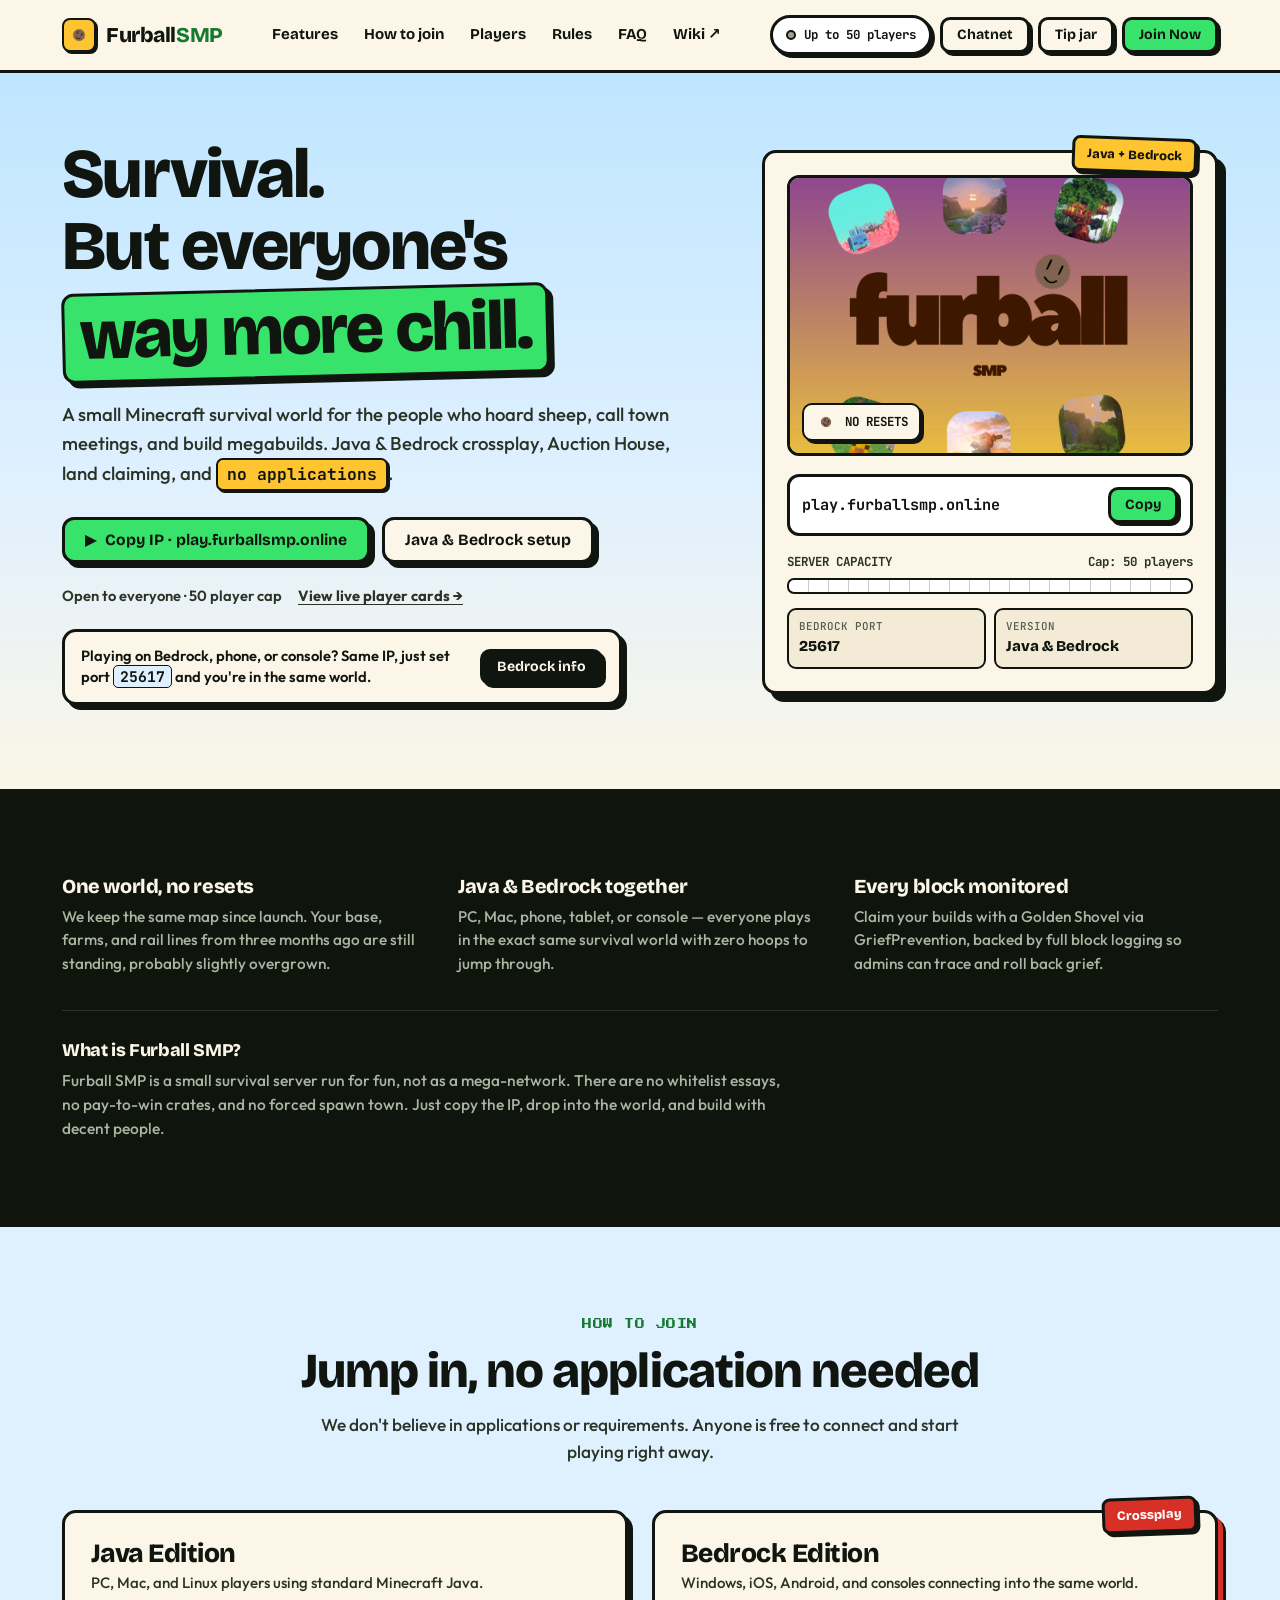
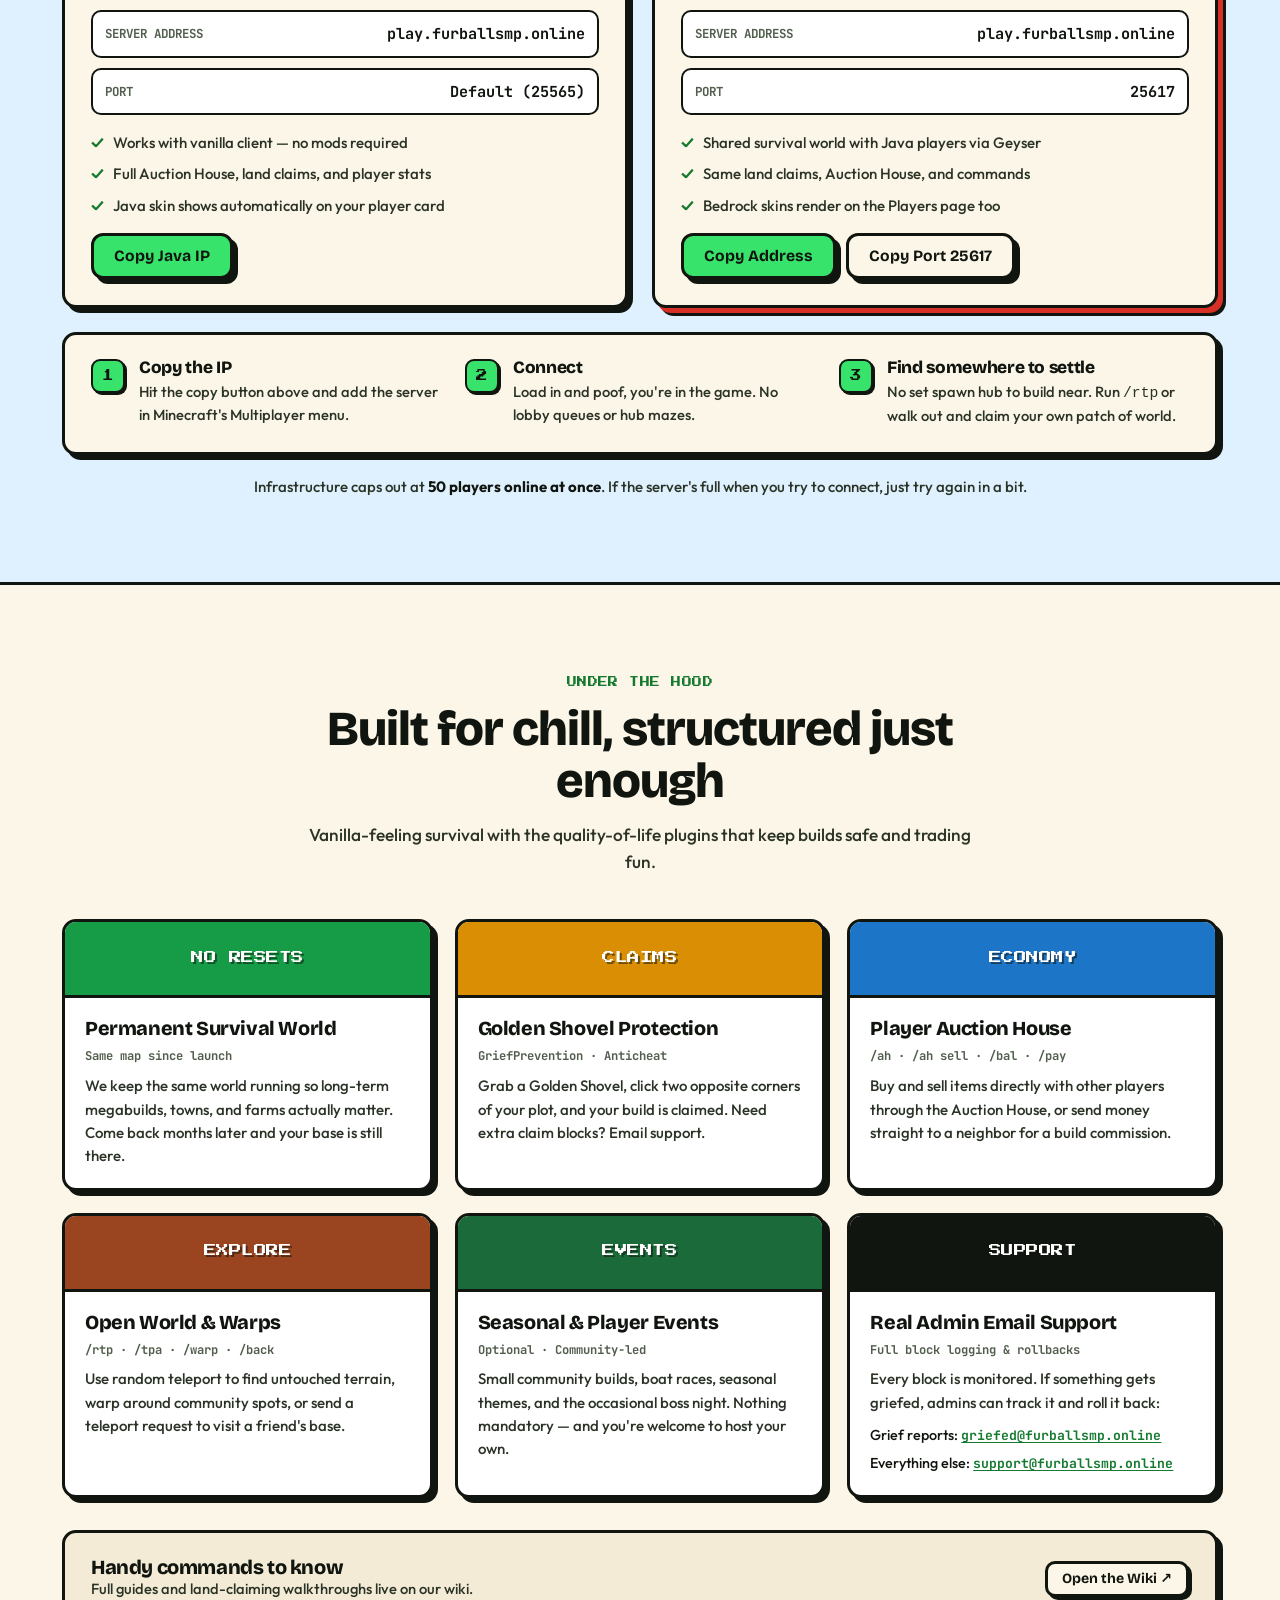
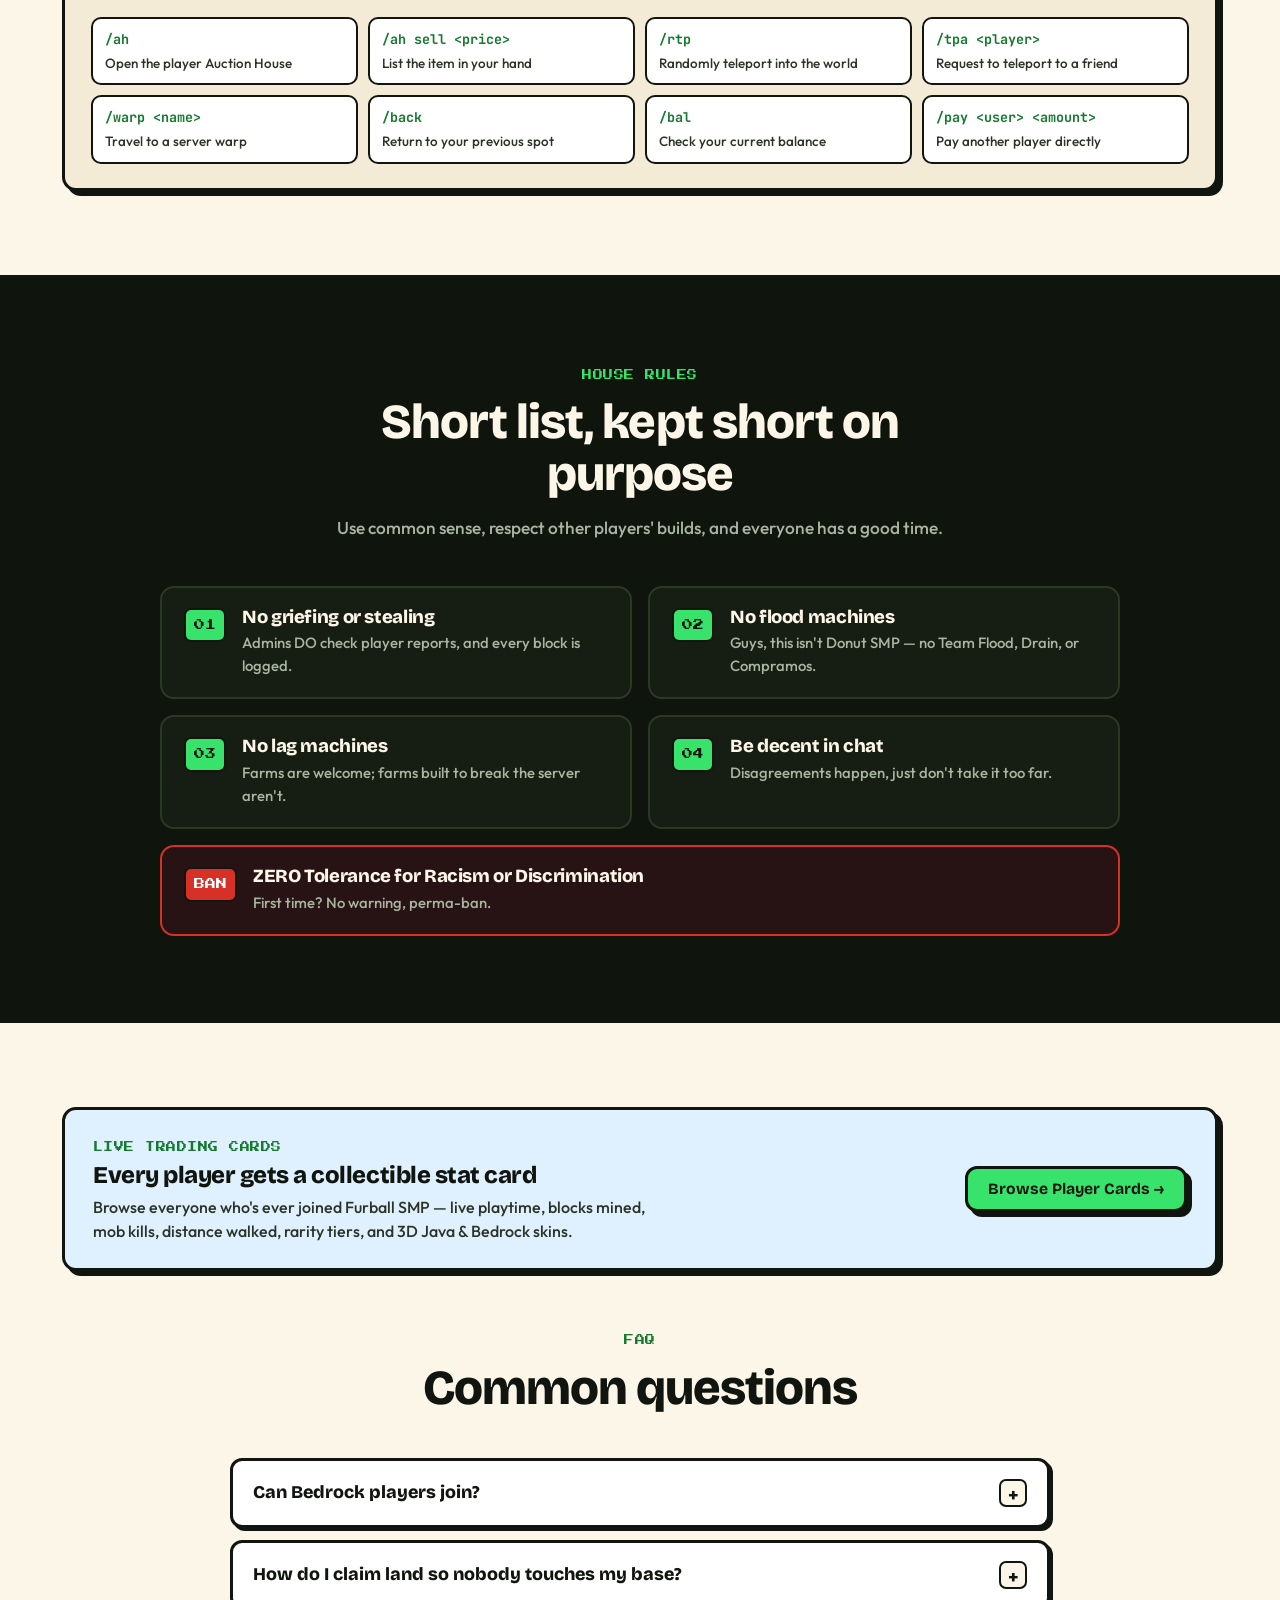
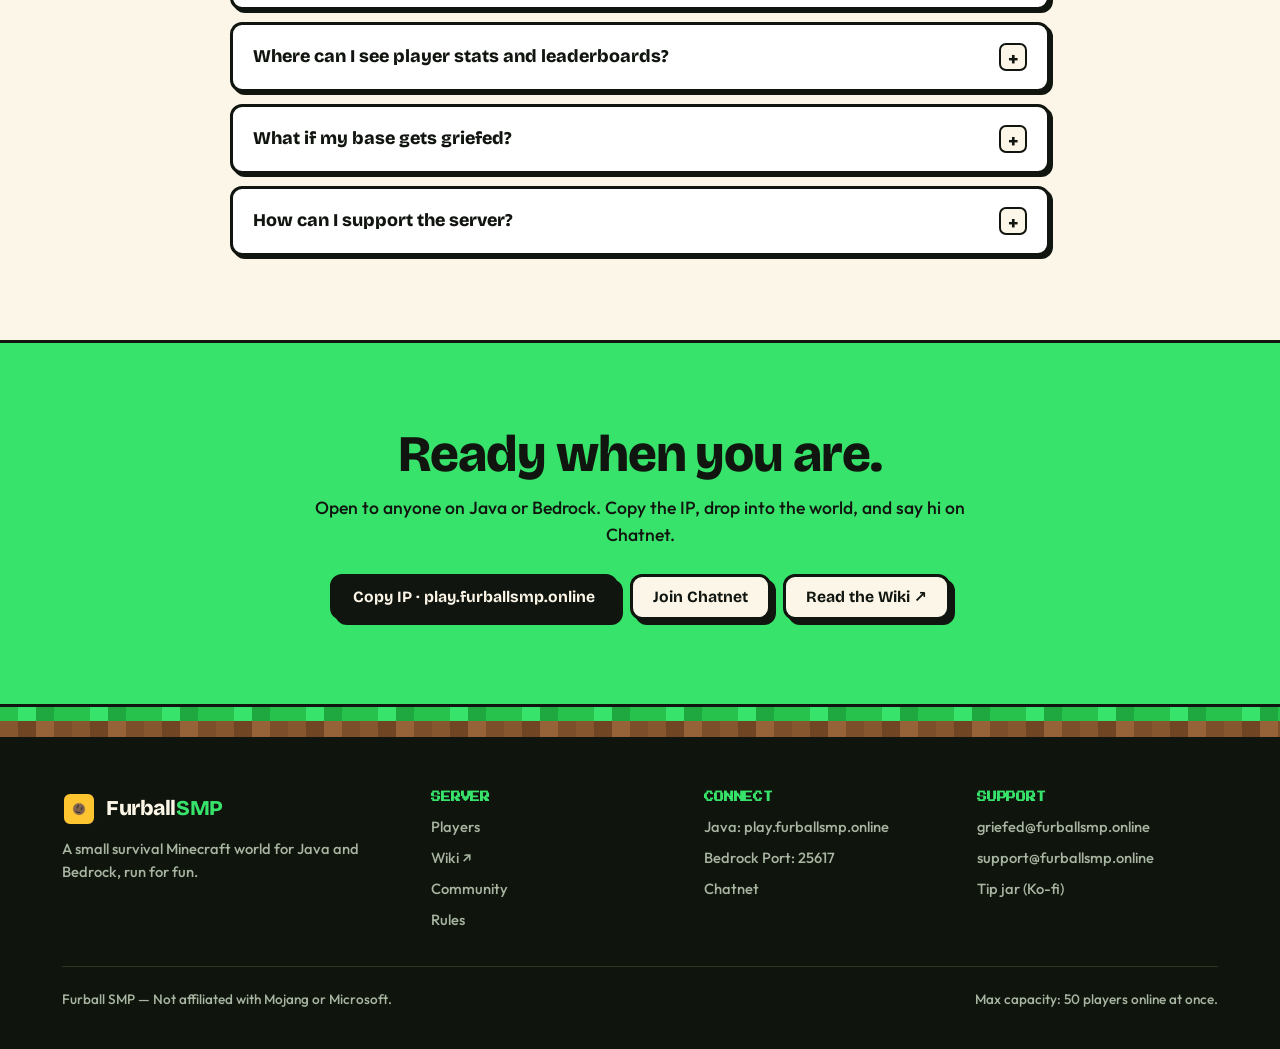
<file: index.html>
<!DOCTYPE html>
<html lang="en">
<head>
  <!-- Start cookieyes banner -->
  <script id="cookieyes" type="text/javascript" src="https://cdn-cookieyes.com/client_data/4ee765c4c6164ca77c178e3ea2cd31cd/script.js"></script>
  <!-- End cookieyes banner -->
  <script type="text/javascript">
    (function(c,l,a,r,i,t,y){
        c[a]=c[a]||function(){(c[a].q=c[a].q||[]).push(arguments)};
        t=l.createElement(r);t.async=1;t.src="https://www.clarity.ms/tag/"+i;
        y=l.getElementsByTagName(r)[0];y.parentNode.insertBefore(t,y);
    })(window, document, "clarity", "script", "z7xpu93rh3");
  </script>
  <meta charset="utf-8">
  <meta name="viewport" content="width=device-width, initial-scale=1">
  <meta name="theme-color" content="#fbf6e7">
  <title>Furball SMP — Java &amp; Bedrock Survival Minecraft Server</title>
  <meta name="description" content="Furball SMP is a small survival Minecraft community for Java and Bedrock players. No applications, no resets, GriefPrevention, Auction House, and room for 50 players.">
  <link rel="icon" type="image/png" href="furballlogo.png">
  <link rel="preconnect" href="https://fonts.googleapis.com">
  <link rel="preconnect" href="https://fonts.gstatic.com" crossorigin>
  <link href="https://fonts.googleapis.com/css2?family=Bricolage+Grotesque:wght@600;700;800&family=JetBrains+Mono:wght@500;700&family=Outfit:wght@400;500;600;700&family=Press+Start+2P&display=swap" rel="stylesheet">
  <link rel="stylesheet" href="style.css">
</head>
<body>

  <!-- Sticky Navbar -->
  <header class="navbar">
    <div class="wrap nav-inner">
      <a class="brand" href="index.html">
        <span class="brand-mark"><img src="furballlogo.png" alt=""></span>
        <span>Furball<span class="brand-accent">SMP</span></span>
      </a>

      <nav class="nav-links" aria-label="Main navigation">
        <a href="#features">Features</a>
        <a href="#join">How to join</a>
        <a href="players.html">Players</a>
        <a href="#rules">Rules</a>
        <a href="#faq">FAQ</a>
        <a href="https://wiki.furballsmp.online" target="_blank" rel="noopener">Wiki ↗</a>
      </nav>

      <div class="nav-actions">
        <button class="status-pill" type="button" data-copy="play.furballsmp.online" title="Click to copy play.furballsmp.online">
          <span class="status-dot" data-status-dot aria-hidden="true"></span>
          <span class="copy-label" data-status-text>Checking...</span>
        </button>
        <a class="btn btn-sm hide-mobile" href="https://chatnet.furballsmp.online/invite/yp4Awq-RQ_iG6f9rEPA7DqXN2U3V8ySU" target="_blank" rel="noopener">Chatnet</a>
        <a class="btn btn-sm hide-mobile" href="tip.html">Tip jar</a>
        <a class="btn btn-sm btn-primary hide-mobile" href="#join">Join Now</a>
        <button class="nav-toggle" type="button" data-nav-toggle aria-expanded="false" aria-controls="mobileDrawer" aria-label="Open menu">
          <svg width="20" height="20" viewBox="0 0 24 24" fill="none" stroke="currentColor" stroke-width="2.6" stroke-linecap="round">
            <line x1="3" y1="6" x2="21" y2="6"></line>
            <line x1="3" y1="12" x2="21" y2="12"></line>
            <line x1="3" y1="18" x2="21" y2="18"></line>
          </svg>
        </button>
      </div>
    </div>

    <div class="mobile-drawer" id="mobileDrawer">
      <div class="mobile-drawer-links">
        <a href="#features">Features</a>
        <a href="#join">How to join</a>
        <a href="players.html">Players</a>
        <a href="community.html">Community</a>
        <a href="#rules">Rules</a>
        <a href="#faq">FAQ</a>
        <a href="https://wiki.furballsmp.online" target="_blank" rel="noopener">Wiki ↗</a>
      </div>
      <div class="mobile-drawer-actions">
        <a class="btn btn-sm btn-primary" href="#join">Join Now</a>
        <a class="btn btn-sm" href="https://chatnet.furballsmp.online/invite/yp4Awq-RQ_iG6f9rEPA7DqXN2U3V8ySU" target="_blank" rel="noopener">Chatnet</a>
        <a class="btn btn-sm" href="tip.html">Tip jar</a>
      </div>
    </div>
  </header>

  <main>

    <!-- Band 1: Sky Hero -->
    <section class="band band-hero">
      <div class="wrap hero-grid">
        <div>
          <h1 class="hero-title">
            Survival.<br>
            But everyone's<br>
            <span class="hero-highlight">way more chill.</span>
          </h1>
          <p class="hero-sub">
            A small Minecraft survival world for the people who hoard sheep, call town meetings, and build megabuilds. Java &amp; Bedrock crossplay, Auction House, land claiming, and <span class="inline-pill">no applications</span>.
          </p>

          <div class="hero-ctas">
            <button class="btn btn-primary" type="button" data-copy="play.furballsmp.online">
              <span aria-hidden="true">▶</span>
              <span class="copy-label">Copy IP · play.furballsmp.online</span>
            </button>
            <a class="btn" href="#join">Java &amp; Bedrock setup</a>
          </div>

          <div class="hero-meta-line">
            <span>Open to everyone · 50 player cap</span>
            <a href="players.html">View live player cards →</a>
          </div>

          <div class="hero-callout">
            <p>Playing on Bedrock, phone, or console? Same IP, just set port <code>25617</code> and you're in the same world.</p>
            <a class="btn btn-sm btn-dark" href="#join">Bedrock info</a>
          </div>
        </div>

        <!-- Hero Right: Server Status & Mascot Showcase Card -->
        <aside class="hero-card" aria-label="Live server summary">
          <span class="ribbon">Java + Bedrock</span>
          <div class="hero-mascot-stage">
            <img src="furball.png" alt="Furball SMP world snapshots and logo">
            <div class="mascot-badge">
              <img src="furballlogo.png" alt="">
              <span>NO RESETS</span>
            </div>
          </div>

          <div class="ip-box">
            <code>play.furballsmp.online</code>
            <button class="btn btn-sm btn-primary" type="button" data-copy="play.furballsmp.online">
              <span class="copy-label">Copy</span>
            </button>
          </div>

          <div class="meter-head">
            <span>SERVER CAPACITY</span>
            <span data-meter-count>Checking live status...</span>
          </div>
          <div class="meter" data-capacity-meter aria-hidden="true"></div>

          <div class="hero-card-specs">
            <div class="spec-chip">
              <small>Bedrock Port</small>
              <strong>25617</strong>
            </div>
            <div class="spec-chip">
              <small>Version</small>
              <strong data-version-text>Java &amp; Bedrock</strong>
            </div>
          </div>
        </aside>
      </div>
    </section>

    <!-- Band 2: Dark Trust & Story Strip -->
    <section class="band band-dark" aria-label="What makes Furball SMP different">
      <div class="wrap">
        <div class="trust-grid">
          <div class="trust-item">
            <h3>One world, no resets</h3>
            <p>We keep the same map since launch. Your base, farms, and rail lines from three months ago are still standing, probably slightly overgrown.</p>
          </div>
          <div class="trust-item">
            <h3>Java &amp; Bedrock together</h3>
            <p>PC, Mac, phone, tablet, or console — everyone plays in the exact same survival world with zero hoops to jump through.</p>
          </div>
          <div class="trust-item">
            <h3>Every block monitored</h3>
            <p>Claim your builds with a Golden Shovel via GriefPrevention, backed by full block logging so admins can trace and roll back grief.</p>
          </div>
        </div>

        <hr class="trust-divider">

        <div class="founder-note">
          <h3>What is Furball SMP?</h3>
          <p>Furball SMP is a small survival server run for fun, not as a mega-network. There are no whitelist essays, no pay-to-win crates, and no forced spawn town. Just copy the IP, drop into the world, and build with decent people.</p>
        </div>
      </div>
    </section>

    <!-- Band 3: How to Join (Soft Sky Band) -->
    <section class="band band-sky" id="join">
      <div class="wrap">
        <div class="sec-head">
          <span class="kicker">How to join</span>
          <h2>Jump in, no application needed</h2>
          <p>We don't believe in applications or requirements. Anyone is free to connect and start playing right away.</p>
        </div>

        <div class="join-cards">
          <!-- Java Card -->
          <article class="join-card">
            <div class="join-card-top">
              <h3>Java Edition</h3>
              <p>PC, Mac, and Linux players using standard Minecraft Java.</p>
            </div>

            <div class="kv-list">
              <div class="kv-row">
                <span>Server Address</span>
                <code>play.furballsmp.online</code>
              </div>
              <div class="kv-row">
                <span>Port</span>
                <code>Default (25565)</code>
              </div>
            </div>

            <ul class="check-list">
              <li>Works with vanilla client — no mods required</li>
              <li>Full Auction House, land claims, and player stats</li>
              <li>Java skin shows automatically on your player card</li>
            </ul>

            <div class="join-card-actions">
              <button class="btn btn-primary" type="button" data-copy="play.furballsmp.online">
                <span class="copy-label">Copy Java IP</span>
              </button>
            </div>
          </article>

          <!-- Bedrock Card -->
          <article class="join-card featured">
            <span class="ribbon ribbon-red">Crossplay</span>
            <div class="join-card-top">
              <h3>Bedrock Edition</h3>
              <p>Windows, iOS, Android, and consoles connecting into the same world.</p>
            </div>

            <div class="kv-list">
              <div class="kv-row">
                <span>Server Address</span>
                <code>play.furballsmp.online</code>
              </div>
              <div class="kv-row">
                <span>Port</span>
                <code>25617</code>
              </div>
            </div>

            <ul class="check-list">
              <li>Shared survival world with Java players via Geyser</li>
              <li>Same land claims, Auction House, and commands</li>
              <li>Bedrock skins render on the Players page too</li>
            </ul>

            <div class="join-card-actions">
              <button class="btn btn-primary" type="button" data-copy="play.furballsmp.online">
                <span class="copy-label">Copy Address</span>
              </button>
              <button class="btn" type="button" data-copy="25617">
                <span class="copy-label">Copy Port 25617</span>
              </button>
            </div>
          </article>
        </div>

        <div class="steps-card">
          <ol class="steps-grid">
            <li>
              <span class="step-num">1</span>
              <div>
                <h4>Copy the IP</h4>
                <p>Hit the copy button above and add the server in Minecraft's Multiplayer menu.</p>
              </div>
            </li>
            <li>
              <span class="step-num">2</span>
              <div>
                <h4>Connect</h4>
                <p>Load in and poof, you're in the game. No lobby queues or hub mazes.</p>
              </div>
            </li>
            <li>
              <span class="step-num">3</span>
              <div>
                <h4>Find somewhere to settle</h4>
                <p>No set spawn hub to build near. Run <code>/rtp</code> or walk out and claim your own patch of world.</p>
              </div>
            </li>
          </ol>
        </div>

        <p class="cap-note">
          Infrastructure caps out at <strong>50 players online at once</strong>. If the server's full when you try to connect, just try again in a bit.
        </p>
      </div>
    </section>

    <!-- Band 4: Under the Hood / Features & Commands (Warm Paper) -->
    <section class="band band-paper" id="features">
      <div class="wrap">
        <div class="sec-head">
          <span class="kicker">Under the hood</span>
          <h2>Built for chill, structured just enough</h2>
          <p>Vanilla-feeling survival with the quality-of-life plugins that keep builds safe and trading fun.</p>
        </div>

        <div class="feature-grid">
          <article class="f-card">
            <div class="f-head bg-green"><span>NO RESETS</span></div>
            <div class="f-body">
              <h3>Permanent Survival World</h3>
              <div class="f-meta">Same map since launch</div>
              <p>We keep the same world running so long-term megabuilds, towns, and farms actually matter. Come back months later and your base is still there.</p>
            </div>
          </article>

          <article class="f-card">
            <div class="f-head bg-gold"><span>CLAIMS</span></div>
            <div class="f-body">
              <h3>Golden Shovel Protection</h3>
              <div class="f-meta">GriefPrevention · Anticheat</div>
              <p>Grab a Golden Shovel, click two opposite corners of your plot, and your build is claimed. Need extra claim blocks? Email support.</p>
            </div>
          </article>

          <article class="f-card">
            <div class="f-head bg-sky"><span>ECONOMY</span></div>
            <div class="f-body">
              <h3>Player Auction House</h3>
              <div class="f-meta">/ah · /ah sell · /bal · /pay</div>
              <p>Buy and sell items directly with other players through the Auction House, or send money straight to a neighbor for a build commission.</p>
            </div>
          </article>

          <article class="f-card">
            <div class="f-head bg-dirt"><span>EXPLORE</span></div>
            <div class="f-body">
              <h3>Open World &amp; Warps</h3>
              <div class="f-meta">/rtp · /tpa · /warp · /back</div>
              <p>Use random teleport to find untouched terrain, warp around community spots, or send a teleport request to visit a friend's base.</p>
            </div>
          </article>

          <article class="f-card">
            <div class="f-head bg-forest"><span>EVENTS</span></div>
            <div class="f-body">
              <h3>Seasonal &amp; Player Events</h3>
              <div class="f-meta">Optional · Community-led</div>
              <p>Small community builds, boat races, seasonal themes, and the occasional boss night. Nothing mandatory — and you're welcome to host your own.</p>
            </div>
          </article>

          <article class="f-card">
            <div class="f-head bg-ink"><span>SUPPORT</span></div>
            <div class="f-body">
              <h3>Real Admin Email Support</h3>
              <div class="f-meta">Full block logging &amp; rollbacks</div>
              <p>Every block is monitored. If something gets griefed, admins can track it and roll it back:</p>
              <ul>
                <li>Grief reports: <a class="mail-link" href="mailto:griefed@furballsmp.online">griefed@furballsmp.online</a></li>
                <li>Everything else: <a class="mail-link" href="mailto:support@furballsmp.online">support@furballsmp.online</a></li>
              </ul>
            </div>
          </article>
        </div>

        <!-- Quick Commands Bar -->
        <div class="cmd-panel">
          <div class="cmd-top">
            <div>
              <h3>Handy commands to know</h3>
              <p style="color: var(--ink-soft); font-size: 0.92rem;">Full guides and land-claiming walkthroughs live on our wiki.</p>
            </div>
            <a class="btn btn-sm" href="https://wiki.furballsmp.online" target="_blank" rel="noopener">Open the Wiki ↗</a>
          </div>

          <div class="cmd-grid">
            <div class="cmd-item"><code>/ah</code><span>Open the player Auction House</span></div>
            <div class="cmd-item"><code>/ah sell &lt;price&gt;</code><span>List the item in your hand</span></div>
            <div class="cmd-item"><code>/rtp</code><span>Randomly teleport into the world</span></div>
            <div class="cmd-item"><code>/tpa &lt;player&gt;</code><span>Request to teleport to a friend</span></div>
            <div class="cmd-item"><code>/warp &lt;name&gt;</code><span>Travel to a server warp</span></div>
            <div class="cmd-item"><code>/back</code><span>Return to your previous spot</span></div>
            <div class="cmd-item"><code>/bal</code><span>Check your current balance</span></div>
            <div class="cmd-item"><code>/pay &lt;user&gt; &lt;amount&gt;</code><span>Pay another player directly</span></div>
          </div>
        </div>
      </div>
    </section>

    <!-- Band 5: House Rules (Dark Band) -->
    <section class="band band-dark" id="rules">
      <div class="wrap">
        <div class="sec-head">
          <span class="kicker">House rules</span>
          <h2>Short list, kept short on purpose</h2>
          <p>Use common sense, respect other players' builds, and everyone has a good time.</p>
        </div>

        <div class="rules-grid">
          <article class="rule-card">
            <span class="rule-num">01</span>
            <div>
              <h3>No griefing or stealing</h3>
              <p>Admins DO check player reports, and every block is logged.</p>
            </div>
          </article>

          <article class="rule-card">
            <span class="rule-num">02</span>
            <div>
              <h3>No flood machines</h3>
              <p>Guys, this isn't Donut SMP — no Team Flood, Drain, or Compramos.</p>
            </div>
          </article>

          <article class="rule-card">
            <span class="rule-num">03</span>
            <div>
              <h3>No lag machines</h3>
              <p>Farms are welcome; farms built to break the server aren't.</p>
            </div>
          </article>

          <article class="rule-card">
            <span class="rule-num">04</span>
            <div>
              <h3>Be decent in chat</h3>
              <p>Disagreements happen, just don't take it too far.</p>
            </div>
          </article>

          <article class="rule-card rule-ban">
            <span class="rule-num">BAN</span>
            <div>
              <h3>ZERO Tolerance for Racism or Discrimination</h3>
              <p>First time? No warning, perma-ban.</p>
            </div>
          </article>
        </div>
      </div>
    </section>

    <!-- Band 6: Players Spotlight & FAQ (Warm Paper) -->
    <section class="band band-paper" id="faq">
      <div class="wrap">
        <div class="players-banner">
          <div>
            <span class="kicker" style="margin-bottom: 8px;">Live Trading Cards</span>
            <h3>Every player gets a collectible stat card</h3>
            <p>Browse everyone who's ever joined Furball SMP — live playtime, blocks mined, mob kills, distance walked, rarity tiers, and 3D Java &amp; Bedrock skins.</p>
          </div>
          <a class="btn btn-primary" href="players.html">Browse Player Cards →</a>
        </div>

        <div class="sec-head">
          <span class="kicker">FAQ</span>
          <h2>Common questions</h2>
        </div>

        <div class="faq-list">
          <details class="faq-item">
            <summary>Can Bedrock players join?</summary>
            <div class="faq-answer">
              Yes. Add the server in Bedrock Edition using address <code>play.furballsmp.online</code> and port <code>25617</code>. You'll spawn into the exact same world as Java players.
            </div>
          </details>

          <details class="faq-item">
            <summary>How do I claim land so nobody touches my base?</summary>
            <div class="faq-answer">
              Craft a Golden Shovel, right-click one far corner of the area you want to protect, then right-click the opposite corner. If you ever run out of claim blocks, email <a href="mailto:support@furballsmp.online">support@furballsmp.online</a> or check the <a href="https://wiki.furballsmp.online" target="_blank" rel="noopener">wiki</a>.
            </div>
          </details>

          <details class="faq-item">
            <summary>Where can I see player stats and leaderboards?</summary>
            <div class="faq-answer">
              Head over to the <a href="players.html">Players page</a>. It generates a live trading card for every player with their playtime, blocks mined, mob kills, and rarity rank.
            </div>
          </details>

          <details class="faq-item">
            <summary>What if my base gets griefed?</summary>
            <div class="faq-answer">
              Email <a href="mailto:griefed@furballsmp.online">griefed@furballsmp.online</a> with your username and roughly where/when it happened. Every block is logged so admins can inspect and roll it back.
            </div>
          </details>

          <details class="faq-item">
            <summary>How can I support the server?</summary>
            <div class="faq-answer">
              Furball SMP is free to play with no pay-to-win perks. If you'd like to help cover hosting bills, you can drop a dollar in our <a href="tip.html">Ko-fi tip jar</a>.
            </div>
          </details>
        </div>
      </div>
    </section>

    <!-- Band 7: Final Green CTA -->
    <section class="band band-green">
      <div class="wrap cta-box">
        <h2>Ready when you are.</h2>
        <p>Open to anyone on Java or Bedrock. Copy the IP, drop into the world, and say hi on Chatnet.</p>
        <div class="cta-actions">
          <button class="btn btn-dark" type="button" data-copy="play.furballsmp.online">
            <span class="copy-label">Copy IP · play.furballsmp.online</span>
          </button>
          <a class="btn" href="https://chatnet.furballsmp.online/invite/yp4Awq-RQ_iG6f9rEPA7DqXN2U3V8ySU" target="_blank" rel="noopener">Join Chatnet</a>
          <a class="btn" href="https://wiki.furballsmp.online" target="_blank" rel="noopener">Read the Wiki ↗</a>
        </div>
      </div>
    </section>

  </main>

  <!-- Minecraft Pixel Grass & Dirt Transition -->
  <div class="grass-divider" aria-hidden="true"></div>

  <!-- Dark Footer -->
  <footer class="site-footer">
    <div class="wrap">
      <div class="footer-grid">
        <div>
          <a class="brand footer-brand" href="index.html">
            <span class="brand-mark"><img src="furballlogo.png" alt=""></span>
            <span>Furball<span class="brand-accent">SMP</span></span>
          </a>
          <p style="max-width: 34ch; font-size: 0.92rem;">A small survival Minecraft world for Java and Bedrock, run for fun.</p>
        </div>

        <div class="footer-col">
          <h4>Server</h4>
          <ul>
            <li><a href="players.html">Players</a></li>
            <li><a href="https://wiki.furballsmp.online" target="_blank" rel="noopener">Wiki ↗</a></li>
            <li><a href="community.html">Community</a></li>
            <li><a href="#rules">Rules</a></li>
          </ul>
        </div>

        <div class="footer-col">
          <h4>Connect</h4>
          <ul>
            <li><a href="#join">Java: play.furballsmp.online</a></li>
            <li><a href="#join">Bedrock Port: 25617</a></li>
            <li><a href="https://chatnet.furballsmp.online/invite/yp4Awq-RQ_iG6f9rEPA7DqXN2U3V8ySU" target="_blank" rel="noopener">Chatnet</a></li>
          </ul>
        </div>

        <div class="footer-col">
          <h4>Support</h4>
          <ul>
            <li><a href="mailto:griefed@furballsmp.online">griefed@furballsmp.online</a></li>
            <li><a href="mailto:support@furballsmp.online">support@furballsmp.online</a></li>
            <li><a href="tip.html">Tip jar (Ko-fi)</a></li>
          </ul>
        </div>
      </div>

      <div class="footer-bottom">
        <span>Furball SMP — Not affiliated with Mojang or Microsoft.</span>
        <span>Max capacity: 50 players online at once.</span>
      </div>
    </div>
  </footer>

  <script src="script.js"></script>
  <script src="kofi.js"></script>
  <script>
    (function(e,a,d,i,c,t=a.createElement(d)){e[c]=e[c]||function(){(e[c].q=e[c].q||[]).push(arguments)},t.src=i,t.async=1,a.body.insertAdjacentElement("beforeend",t)})(window,document,"script","https://bubble.quickchat.ai/chat.js","_quickchat");
    _quickchat("init", "fylk3oym6m");
  </script>
</body>
</html>
</file>
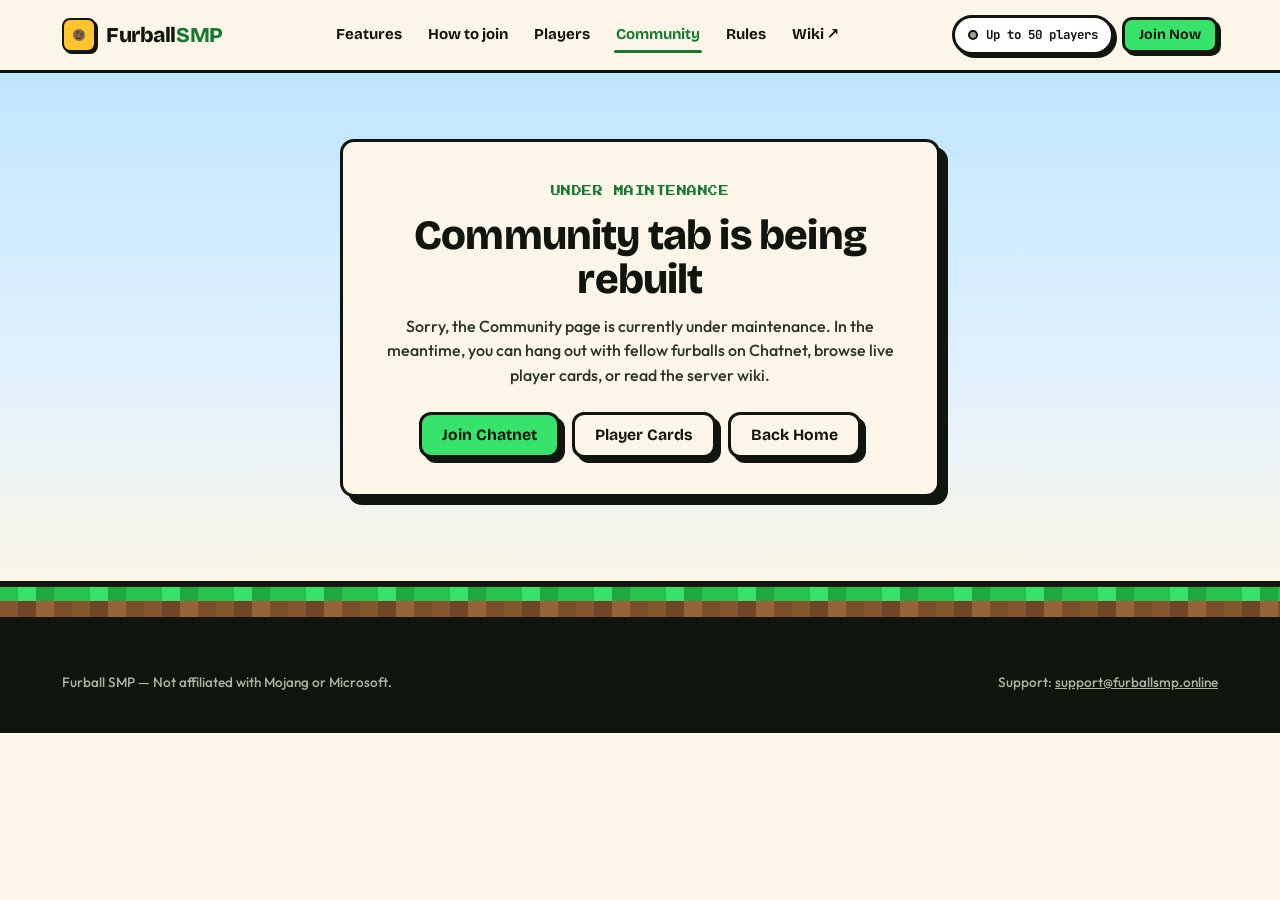
<file: community.html>
<!DOCTYPE html>
<html lang="en">
<head>
  <meta charset="utf-8">
  <meta name="viewport" content="width=device-width, initial-scale=1">
  <meta name="theme-color" content="#fbf6e7">
  <title>Community — Furball SMP</title>
  <meta name="description" content="Furball SMP community links — join Chatnet, browse player stats, or check the wiki.">
  <link rel="icon" type="image/png" href="furballlogo.png">
  <link rel="preconnect" href="https://fonts.googleapis.com">
  <link rel="preconnect" href="https://fonts.gstatic.com" crossorigin>
  <link href="https://fonts.googleapis.com/css2?family=Bricolage+Grotesque:wght@600;700;800&family=JetBrains+Mono:wght@500;700&family=Outfit:wght@400;500;600;700&family=Press+Start+2P&display=swap" rel="stylesheet">
  <link rel="stylesheet" href="style.css">
</head>
<body>

  <header class="navbar">
    <div class="wrap nav-inner">
      <a class="brand" href="index.html">
        <span class="brand-mark"><img src="furballlogo.png" alt=""></span>
        <span>Furball<span class="brand-accent">SMP</span></span>
      </a>

      <nav class="nav-links" aria-label="Main navigation">
        <a href="index.html#features">Features</a>
        <a href="index.html#join">How to join</a>
        <a href="players.html">Players</a>
        <a href="community.html" aria-current="page">Community</a>
        <a href="index.html#rules">Rules</a>
        <a href="https://wiki.furballsmp.online" target="_blank" rel="noopener">Wiki ↗</a>
      </nav>

      <div class="nav-actions">
        <button class="status-pill" type="button" data-copy="play.furballsmp.online">
          <span class="status-dot" data-status-dot aria-hidden="true"></span>
          <span class="copy-label" data-status-text>Checking...</span>
        </button>
        <a class="btn btn-sm btn-primary hide-mobile" href="index.html#join">Join Now</a>
        <button class="nav-toggle" type="button" data-nav-toggle aria-expanded="false" aria-controls="mobileDrawer" aria-label="Open menu">
          <svg width="20" height="20" viewBox="0 0 24 24" fill="none" stroke="currentColor" stroke-width="2.6" stroke-linecap="round">
            <line x1="3" y1="6" x2="21" y2="6"></line>
            <line x1="3" y1="12" x2="21" y2="12"></line>
            <line x1="3" y1="18" x2="21" y2="18"></line>
          </svg>
        </button>
      </div>
    </div>

    <div class="mobile-drawer" id="mobileDrawer">
      <div class="mobile-drawer-links">
        <a href="index.html">Home</a>
        <a href="players.html">Players</a>
        <a href="community.html">Community</a>
        <a href="https://wiki.furballsmp.online" target="_blank" rel="noopener">Wiki ↗</a>
      </div>
    </div>
  </header>

  <main>
    <section class="band band-hero">
      <div class="wrap">
        <div class="center-card">
          <span class="kicker">Under Maintenance</span>
          <h1>Community tab is being rebuilt</h1>
          <p>Sorry, the Community page is currently under maintenance. In the meantime, you can hang out with fellow furballs on Chatnet, browse live player cards, or read the server wiki.</p>
          <div class="center-actions">
            <a class="btn btn-primary" href="https://chatnet.furballsmp.online/invite/yp4Awq-RQ_iG6f9rEPA7DqXN2U3V8ySU" target="_blank" rel="noopener">Join Chatnet</a>
            <a class="btn" href="players.html">Player Cards</a>
            <a class="btn" href="index.html">Back Home</a>
          </div>
        </div>
      </div>
    </section>
  </main>

  <div class="grass-divider" aria-hidden="true"></div>

  <footer class="site-footer">
    <div class="wrap">
      <div class="footer-bottom" style="padding-top: 0;">
        <span>Furball SMP — Not affiliated with Mojang or Microsoft.</span>
        <span>Support: <a href="mailto:support@furballsmp.online" style="text-decoration: underline;">support@furballsmp.online</a></span>
      </div>
    </div>
  </footer>

  <script src="script.js"></script>
</body>
</html>
</file>
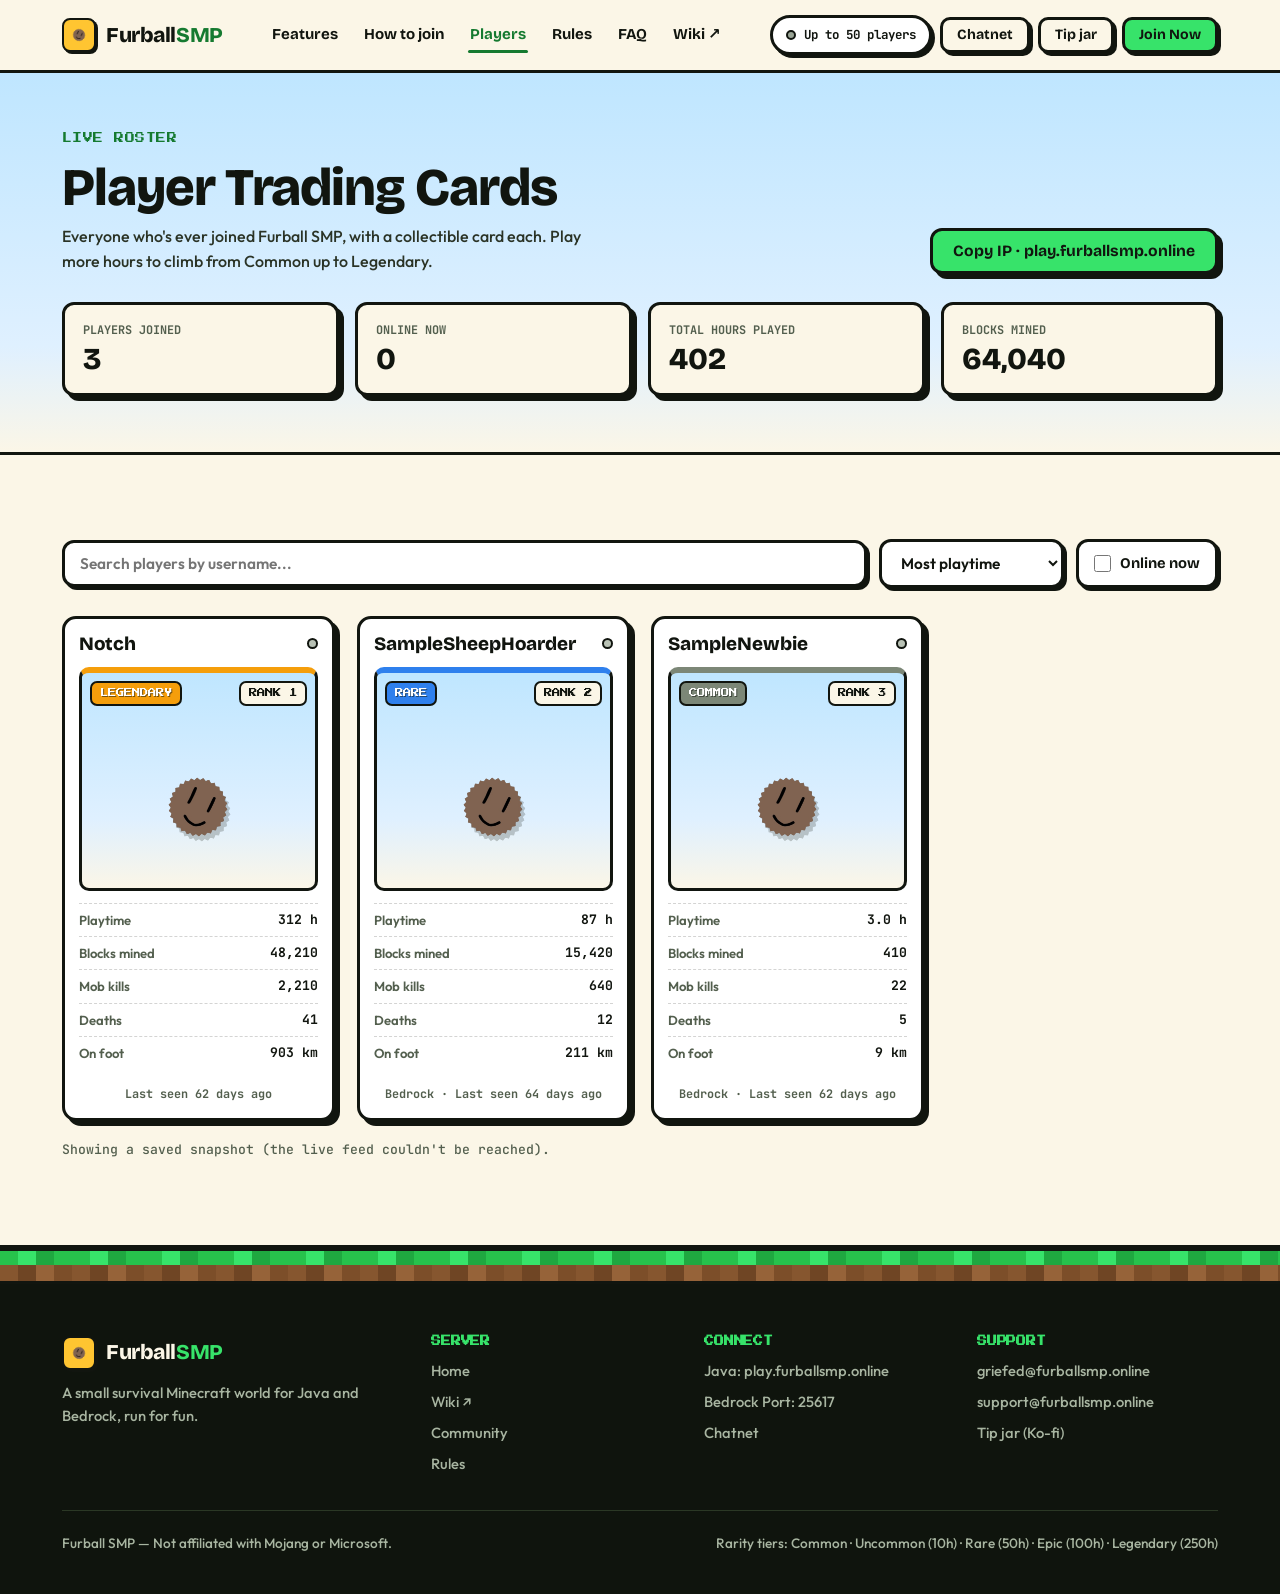
<file: players.html>
<!DOCTYPE html>
<html lang="en">
<head>
  <script type="text/javascript">
    (function(c,l,a,r,i,t,y){
        c[a]=c[a]||function(){(c[a].q=c[a].q||[]).push(arguments)};
        t=l.createElement(r);t.async=1;t.src="https://www.clarity.ms/tag/"+i;
        y=l.getElementsByTagName(r)[0];y.parentNode.insertBefore(t,y);
    })(window, document, "clarity", "script", "z7xpu93rh3");
  </script>
  <meta charset="utf-8">
  <meta name="viewport" content="width=device-width, initial-scale=1">
  <meta name="theme-color" content="#fbf6e7">
  <title>Players — Furball SMP</title>
  <meta name="description" content="Live trading cards and survival stats for every Java and Bedrock player on Furball SMP.">
  <link rel="icon" type="image/png" href="furballlogo.png">
  <link rel="preconnect" href="https://fonts.googleapis.com">
  <link rel="preconnect" href="https://fonts.gstatic.com" crossorigin>
  <link href="https://fonts.googleapis.com/css2?family=Bricolage+Grotesque:wght@600;700;800&family=JetBrains+Mono:wght@500;700&family=Outfit:wght@400;500;600;700&family=Press+Start+2P&display=swap" rel="stylesheet">
  <link rel="stylesheet" href="style.css">
</head>
<body>

  <!-- Sticky Navbar -->
  <header class="navbar">
    <div class="wrap nav-inner">
      <a class="brand" href="index.html">
        <span class="brand-mark"><img src="furballlogo.png" alt=""></span>
        <span>Furball<span class="brand-accent">SMP</span></span>
      </a>

      <nav class="nav-links" aria-label="Main navigation">
        <a href="index.html#features">Features</a>
        <a href="index.html#join">How to join</a>
        <a href="players.html" aria-current="page">Players</a>
        <a href="index.html#rules">Rules</a>
        <a href="index.html#faq">FAQ</a>
        <a href="https://wiki.furballsmp.online" target="_blank" rel="noopener">Wiki ↗</a>
      </nav>

      <div class="nav-actions">
        <button class="status-pill" type="button" data-copy="play.furballsmp.online" title="Click to copy play.furballsmp.online">
          <span class="status-dot" data-status-dot aria-hidden="true"></span>
          <span class="copy-label" data-status-text>Checking...</span>
        </button>
        <a class="btn btn-sm hide-mobile" href="https://chatnet.furballsmp.online/invite/yp4Awq-RQ_iG6f9rEPA7DqXN2U3V8ySU" target="_blank" rel="noopener">Chatnet</a>
        <a class="btn btn-sm hide-mobile" href="tip.html">Tip jar</a>
        <a class="btn btn-sm btn-primary hide-mobile" href="index.html#join">Join Now</a>
        <button class="nav-toggle" type="button" data-nav-toggle aria-expanded="false" aria-controls="mobileDrawer" aria-label="Open menu">
          <svg width="20" height="20" viewBox="0 0 24 24" fill="none" stroke="currentColor" stroke-width="2.6" stroke-linecap="round">
            <line x1="3" y1="6" x2="21" y2="6"></line>
            <line x1="3" y1="12" x2="21" y2="12"></line>
            <line x1="3" y1="18" x2="21" y2="18"></line>
          </svg>
        </button>
      </div>
    </div>

    <div class="mobile-drawer" id="mobileDrawer">
      <div class="mobile-drawer-links">
        <a href="index.html">Home</a>
        <a href="players.html">Players</a>
        <a href="community.html">Community</a>
        <a href="index.html#rules">Rules</a>
        <a href="https://wiki.furballsmp.online" target="_blank" rel="noopener">Wiki ↗</a>
      </div>
      <div class="mobile-drawer-actions">
        <a class="btn btn-sm btn-primary" href="index.html#join">Join Now</a>
        <a class="btn btn-sm" href="https://chatnet.furballsmp.online/invite/yp4Awq-RQ_iG6f9rEPA7DqXN2U3V8ySU" target="_blank" rel="noopener">Chatnet</a>
        <a class="btn btn-sm" href="tip.html">Tip jar</a>
      </div>
    </div>
  </header>

  <main>

    <!-- Compact Sky Header + Summary Tiles -->
    <section class="band band-hero-compact">
      <div class="wrap">
        <div class="p-head-row">
          <div>
            <span class="kicker">Live Roster</span>
            <h1>Player Trading Cards</h1>
            <p>Everyone who's ever joined Furball SMP, with a collectible card each. Play more hours to climb from Common up to Legendary.</p>
          </div>
          <button class="btn btn-primary" type="button" data-copy="play.furballsmp.online">
            <span class="copy-label">Copy IP · play.furballsmp.online</span>
          </button>
        </div>

        <div class="tiles" id="tiles"></div>
      </div>
    </section>

    <!-- Search, Filter & Cards Grid -->
    <section class="band band-paper">
      <div class="wrap">
        <div class="controls">
          <input id="search" type="search" placeholder="Search players by username..." aria-label="Search players">
          <select id="sort" aria-label="Sort players">
            <option value="hours">Most playtime</option>
            <option value="mined">Most blocks mined</option>
            <option value="mobKills">Most mob kills</option>
            <option value="km">Furthest walked</option>
            <option value="lastSeen">Recently seen</option>
            <option value="name">Name (A to Z)</option>
          </select>
          <label class="chk"><input type="checkbox" id="onlineOnly"> Online now</label>
        </div>

        <p class="empty" id="empty" hidden>No players match that filter.</p>
        <div class="cards" id="cards"></div>
        <p class="updated" id="updated"></p>
      </div>
    </section>

  </main>

  <div class="grass-divider" aria-hidden="true"></div>

  <footer class="site-footer">
    <div class="wrap">
      <div class="footer-grid">
        <div>
          <a class="brand footer-brand" href="index.html">
            <span class="brand-mark"><img src="furballlogo.png" alt=""></span>
            <span>Furball<span class="brand-accent">SMP</span></span>
          </a>
          <p style="max-width: 34ch; font-size: 0.92rem;">A small survival Minecraft world for Java and Bedrock, run for fun.</p>
        </div>

        <div class="footer-col">
          <h4>Server</h4>
          <ul>
            <li><a href="index.html">Home</a></li>
            <li><a href="https://wiki.furballsmp.online" target="_blank" rel="noopener">Wiki ↗</a></li>
            <li><a href="community.html">Community</a></li>
            <li><a href="index.html#rules">Rules</a></li>
          </ul>
        </div>

        <div class="footer-col">
          <h4>Connect</h4>
          <ul>
            <li><a href="index.html#join">Java: play.furballsmp.online</a></li>
            <li><a href="index.html#join">Bedrock Port: 25617</a></li>
            <li><a href="https://chatnet.furballsmp.online/invite/yp4Awq-RQ_iG6f9rEPA7DqXN2U3V8ySU" target="_blank" rel="noopener">Chatnet</a></li>
          </ul>
        </div>

        <div class="footer-col">
          <h4>Support</h4>
          <ul>
            <li><a href="mailto:griefed@furballsmp.online">griefed@furballsmp.online</a></li>
            <li><a href="mailto:support@furballsmp.online">support@furballsmp.online</a></li>
            <li><a href="tip.html">Tip jar (Ko-fi)</a></li>
          </ul>
        </div>
      </div>

      <div class="footer-bottom">
        <span>Furball SMP — Not affiliated with Mojang or Microsoft.</span>
        <span>Rarity tiers: Common · Uncommon (10h) · Rare (50h) · Epic (100h) · Legendary (250h)</span>
      </div>
    </div>
  </footer>

  <script src="config.js"></script>
  <script src="script.js"></script>
  <script src="players.js"></script>
  <script src="kofi.js"></script>
  <script>
    (function(e,a,d,i,c,t=a.createElement(d)){e[c]=e[c]||function(){(e[c].q=e[c].q||[]).push(arguments)},t.src=i,t.async=1,a.body.insertAdjacentElement("beforeend",t)})(window,document,"script","https://bubble.quickchat.ai/chat.js","_quickchat");
    _quickchat("init", "fylk3oym6m");
  </script>
</body>
</html>
</file>
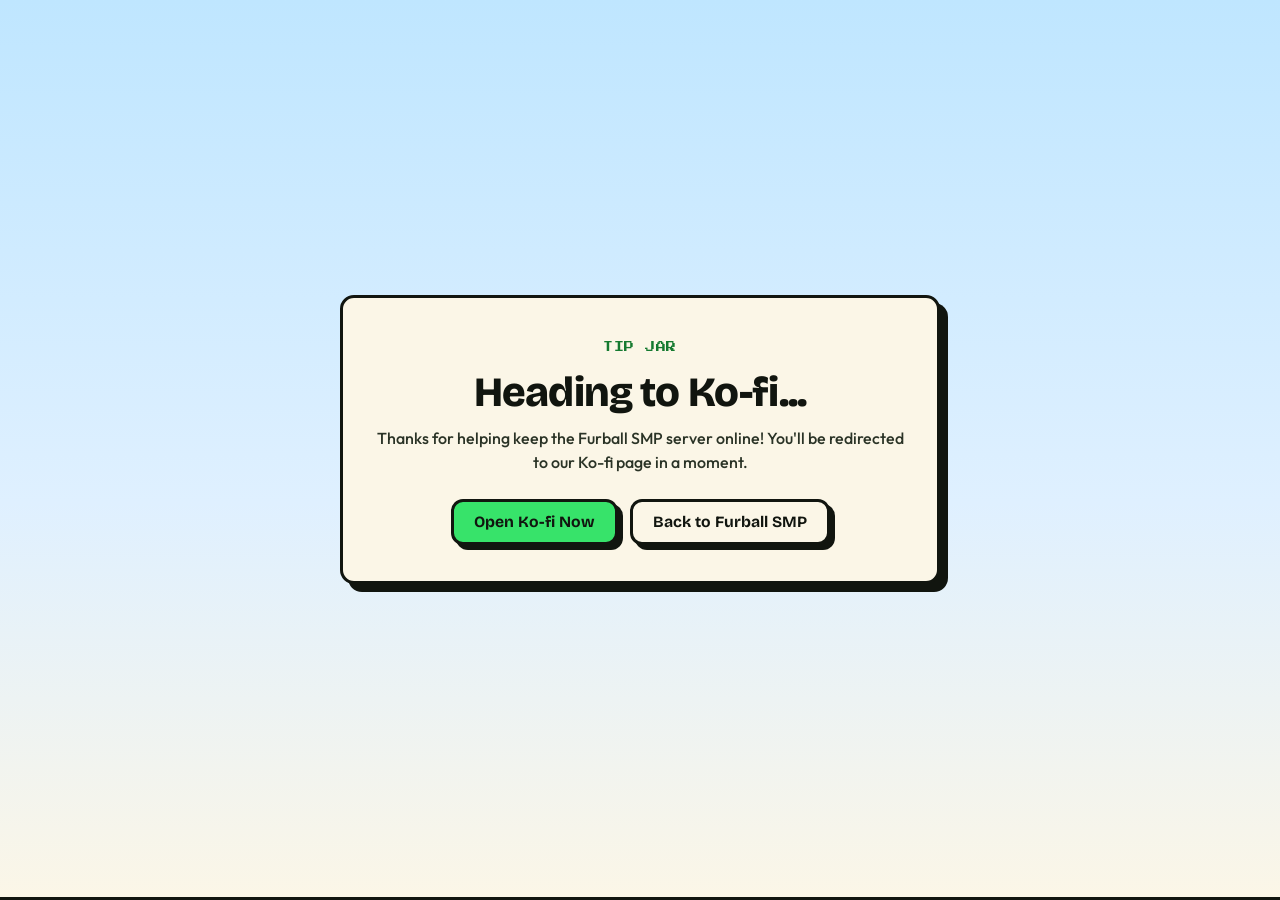
<file: tip.html>
<!DOCTYPE html>
<html lang="en">
<head>
  <meta charset="utf-8">
  <meta name="viewport" content="width=device-width, initial-scale=1">
  <meta http-equiv="refresh" content="2;url=https://ko-fi.com/furballsmp">
  <title>Tip Jar — Furball SMP</title>
  <link rel="icon" type="image/png" href="furballlogo.png">
  <link rel="preconnect" href="https://fonts.googleapis.com">
  <link rel="preconnect" href="https://fonts.gstatic.com" crossorigin>
  <link href="https://fonts.googleapis.com/css2?family=Bricolage+Grotesque:wght@600;700;800&family=JetBrains+Mono:wght@500;700&family=Outfit:wght@400;500;600;700&family=Press+Start+2P&display=swap" rel="stylesheet">
  <link rel="stylesheet" href="style.css">
</head>
<body>
  <main>
    <section class="band band-hero" style="min-height: 100vh; display: grid; place-items: center;">
      <div class="wrap">
        <div class="center-card">
          <span class="kicker">Tip Jar</span>
          <h1>Heading to Ko-fi...</h1>
          <p>Thanks for helping keep the Furball SMP server online! You'll be redirected to our Ko-fi page in a moment.</p>
          <div class="center-actions">
            <a class="btn btn-primary" href="https://ko-fi.com/furballsmp" rel="noopener">Open Ko-fi Now</a>
            <a class="btn" href="index.html">Back to Furball SMP</a>
          </div>
        </div>
      </div>
    </section>
  </main>
</body>
</html>
</file>
<file: style.css>
/* ==========================================================================
   Furball SMP — Neo-Brutalist Minecraft Design System
   Warm paper, ink borders, hard zero-blur shadows, high-contrast bands.
   ========================================================================== */

:root {
  --paper: #fbf6e7;
  --paper-2: #f3ebd6;
  --ink: #11150f;
  --ink-soft: #2a3326;
  --ink-mute: #535f4e;
  --night: #0f140d;
  --panel: #161d12;
  --panel-2: #1f291a;
  --night-line: #2b3825;
  --night-mute: #a8b5a1;

  --grass-bright: #37e36a;
  --grass: #27c24c;
  --grass-deep: #157a30;
  --sky: #bfe6ff;
  --sky-mid: #dff0ff;
  --sky-deep: #6cc2ff;
  --gold: #ffc531;
  --redstone: #d63027;
  --dirt: #86562f;
  --dirt-soft: #b07a48;
  --diamond: #39d8e6;
  --fur: #7a5b48;

  --border: 3px solid var(--ink);
  --sh-sm: 3px 3px 0 var(--ink);
  --sh: 5px 5px 0 var(--ink);
  --sh-lg: 8px 8px 0 var(--ink);
  --r-sm: 8px;
  --r: 12px;
  --r-lg: 14px;

  --disp: "Bricolage Grotesque", system-ui, -apple-system, sans-serif;
  --body: "Outfit", system-ui, -apple-system, sans-serif;
  --mono: "JetBrains Mono", ui-monospace, SFMono-Regular, monospace;
  --pixel: "Press Start 2P", monospace;

  /* Compatibility aliases for optional scripts like donate-popup.js */
  --edge: var(--ink);
  --text: var(--paper);
  --mute: var(--night-mute);
  --gold-l: var(--gold);
}

*,
*::before,
*::after {
  box-sizing: border-box;
  margin: 0;
  padding: 0;
}

html {
  scroll-behavior: smooth;
  scroll-padding-top: 84px;
}

body {
  background: var(--paper);
  color: var(--ink);
  font-family: var(--body);
  font-size: 16px;
  font-weight: 500;
  line-height: 1.55;
  -webkit-font-smoothing: antialiased;
  overflow-x: hidden;
}

a {
  color: inherit;
  text-decoration: none;
}

img {
  display: block;
  max-width: 100%;
}

button {
  font: inherit;
  color: inherit;
}

:focus-visible {
  outline: 3px solid var(--grass-deep);
  outline-offset: 3px;
  border-radius: 6px;
}

.wrap {
  max-width: 1200px;
  margin: 0 auto;
  padding: 0 22px;
}

.sr-only {
  position: absolute;
  width: 1px;
  height: 1px;
  overflow: hidden;
  clip: rect(0 0 0 0);
  white-space: nowrap;
}

/* ==========================================================================
   Typography & Kickers
   ========================================================================== */

h1, h2, h3, h4 {
  font-family: var(--disp);
  font-weight: 800;
  letter-spacing: -0.02em;
  line-height: 1.06;
}

.kicker {
  display: inline-block;
  font-family: var(--pixel);
  font-size: 0.62rem;
  letter-spacing: 0.05em;
  text-transform: uppercase;
  color: var(--grass-deep);
  margin-bottom: 14px;
}

.band-dark .kicker {
  color: var(--grass-bright);
}

.sec-head {
  text-align: center;
  max-width: 680px;
  margin: 0 auto 44px;
}

.sec-head h2 {
  font-size: clamp(2rem, 4.4vw, 3.05rem);
  margin-bottom: 14px;
}

.sec-head p {
  font-size: 1.08rem;
  color: var(--ink-soft);
}

.band-dark .sec-head p {
  color: var(--night-mute);
}

/* ==========================================================================
   Tactile Neo-Brutalist Buttons & Pills
   ========================================================================== */

.btn {
  display: inline-flex;
  align-items: center;
  justify-content: center;
  gap: 8px;
  padding: 12px 20px;
  border: var(--border);
  border-radius: var(--r);
  background: var(--paper);
  color: var(--ink);
  font-family: var(--disp);
  font-weight: 700;
  font-size: 0.98rem;
  line-height: 1;
  cursor: pointer;
  box-shadow: var(--sh);
  transition: transform 0.1s ease, box-shadow 0.1s ease, background-color 0.12s ease;
  white-space: nowrap;
}

.btn:hover {
  transform: translate(-2px, -2px);
  box-shadow: var(--sh-lg);
}

.btn:active {
  transform: translate(3px, 3px);
  box-shadow: 1px 1px 0 var(--ink);
}

.btn-primary {
  background: var(--grass-bright);
  color: var(--ink);
}

.btn-primary:hover {
  background: #4beb7b;
}

.btn-dark {
  background: var(--ink);
  color: var(--paper);
}

.btn-dark:hover {
  background: #232b20;
}

.btn-gold {
  background: var(--gold);
  color: var(--ink);
}

.btn-sm {
  padding: 8px 14px;
  font-size: 0.88rem;
  border-radius: 10px;
  box-shadow: var(--sh-sm);
}

.btn-sm:hover {
  transform: translate(-1px, -1px);
  box-shadow: var(--sh);
}

.btn-sm:active {
  transform: translate(2px, 2px);
  box-shadow: 1px 1px 0 var(--ink);
}

.inline-pill {
  display: inline-block;
  padding: 2px 9px;
  border: 2.5px solid var(--ink);
  border-radius: 7px;
  background: var(--gold);
  color: var(--ink);
  font-family: var(--mono);
  font-weight: 700;
  font-size: 0.88em;
  vertical-align: baseline;
  box-shadow: 2px 2px 0 var(--ink);
}

/* ==========================================================================
   Sticky Navbar
   ========================================================================== */

.navbar {
  position: sticky;
  top: 0;
  z-index: 60;
  background: var(--paper);
  border-bottom: var(--border);
}

.nav-inner {
  display: flex;
  align-items: center;
  justify-content: space-between;
  gap: 16px;
  min-height: 70px;
}

.brand {
  display: inline-flex;
  align-items: center;
  gap: 10px;
  font-family: var(--disp);
  font-weight: 800;
  font-size: 1.32rem;
  letter-spacing: -0.02em;
  flex-shrink: 0;
}

.brand-mark {
  width: 34px;
  height: 34px;
  border: 2.5px solid var(--ink);
  border-radius: 8px;
  background: var(--gold);
  box-shadow: 2px 2px 0 var(--ink);
  display: grid;
  place-items: center;
  overflow: hidden;
  padding: 2px;
}

.brand-mark img {
  width: 100%;
  height: 100%;
  object-fit: contain;
}

.brand-accent {
  color: var(--grass-deep);
}

.nav-links {
  display: flex;
  align-items: center;
  gap: 22px;
}

.nav-links a {
  font-family: var(--disp);
  font-weight: 700;
  font-size: 0.94rem;
  color: var(--ink);
  padding: 4px 2px;
  position: relative;
}

.nav-links a:hover,
.nav-links a[aria-current="page"] {
  color: var(--grass-deep);
}

.nav-links a[aria-current="page"]::after {
  content: "";
  position: absolute;
  left: 0;
  right: 0;
  bottom: -2px;
  height: 3px;
  background: var(--grass-deep);
  border-radius: 2px;
}

.nav-actions {
  display: flex;
  align-items: center;
  gap: 8px;
  flex-shrink: 0;
}

.status-pill {
  display: inline-flex;
  align-items: center;
  gap: 8px;
  padding: 7px 13px;
  border: var(--border);
  border-radius: 999px;
  background: #fff;
  font-family: var(--mono);
  font-size: 0.78rem;
  font-weight: 700;
  box-shadow: var(--sh-sm);
  cursor: pointer;
  transition: transform 0.1s ease, box-shadow 0.1s ease;
}

.status-pill:hover {
  transform: translate(-1px, -1px);
  box-shadow: var(--sh);
}

.status-dot {
  width: 10px;
  height: 10px;
  border-radius: 50%;
  border: 2px solid var(--ink);
  background: #9aa596;
  flex-shrink: 0;
}

.status-dot.is-online {
  background: var(--grass-bright);
  box-shadow: 0 0 0 3px rgba(55, 227, 106, 0.25);
}

.status-dot.is-offline {
  background: var(--redstone);
}

.nav-toggle {
  display: none;
  width: 42px;
  height: 42px;
  border: var(--border);
  border-radius: 10px;
  background: #fff;
  box-shadow: var(--sh-sm);
  cursor: pointer;
  place-items: center;
}

.mobile-drawer {
  display: none;
  border-top: var(--border);
  background: var(--paper);
  padding: 16px 22px 22px;
}

.mobile-drawer.open {
  display: block;
}

.mobile-drawer-links {
  display: grid;
  gap: 10px;
  margin-bottom: 16px;
}

.mobile-drawer-links a {
  padding: 10px 14px;
  border: 2.5px solid var(--ink);
  border-radius: 10px;
  background: #fff;
  font-family: var(--disp);
  font-weight: 700;
  box-shadow: var(--sh-sm);
}

.mobile-drawer-actions {
  display: flex;
  flex-wrap: wrap;
  gap: 10px;
}

/* ==========================================================================
   Color-Blocked Section Bands
   ========================================================================== */

.band {
  padding: 84px 0;
  border-bottom: var(--border);
}

.band-hero {
  background: linear-gradient(180deg, var(--sky) 0%, var(--sky-mid) 56%, var(--paper) 100%);
  padding: 66px 0 84px;
}

.band-hero-compact {
  background: linear-gradient(180deg, var(--sky) 0%, var(--sky-mid) 72%, var(--paper) 100%);
  padding: 52px 0 56px;
}

.band-dark {
  background: var(--night);
  color: var(--paper);
}

.band-sky {
  background: var(--sky-mid);
}

.band-paper {
  background: var(--paper);
}

.band-green {
  background: var(--grass-bright);
  color: var(--ink);
  border-bottom: 0;
}

/* ==========================================================================
   Hero Layout
   ========================================================================== */

.hero-grid {
  display: grid;
  grid-template-columns: minmax(0, 1.18fr) minmax(0, 0.82fr);
  gap: 44px;
  align-items: center;
}

.hero-title {
  font-size: clamp(2.65rem, 5.5vw, 4.35rem);
  font-weight: 800;
  line-height: 1.03;
  letter-spacing: -0.025em;
  margin-bottom: 22px;
}

.hero-highlight {
  display: inline-block;
  margin-top: 6px;
  padding: 4px 14px 8px;
  background: var(--grass-bright);
  border: var(--border);
  border-radius: var(--r);
  box-shadow: var(--sh);
  transform: rotate(-1.4deg);
}

.hero-sub {
  font-size: 1.16rem;
  color: var(--ink-soft);
  max-width: 52ch;
  margin-bottom: 26px;
}

.hero-ctas {
  display: flex;
  flex-wrap: wrap;
  gap: 12px;
  margin-bottom: 22px;
}

.hero-meta-line {
  display: flex;
  flex-wrap: wrap;
  align-items: center;
  gap: 16px;
  font-size: 0.92rem;
  font-weight: 600;
  color: var(--ink-soft);
  margin-bottom: 22px;
}

.hero-meta-line a {
  text-decoration: underline;
  text-underline-offset: 3px;
  font-weight: 700;
}

.hero-meta-line a:hover {
  color: var(--grass-deep);
}

.hero-callout {
  display: flex;
  align-items: center;
  justify-content: space-between;
  gap: 16px;
  padding: 14px 16px;
  background: var(--paper);
  border: var(--border);
  border-radius: var(--r-lg);
  box-shadow: var(--sh);
  max-width: 560px;
}

.hero-callout p {
  font-size: 0.92rem;
  line-height: 1.4;
  color: var(--ink);
  font-weight: 600;
}

.hero-callout code {
  font-family: var(--mono);
  font-weight: 700;
  background: var(--sky-mid);
  padding: 1px 6px;
  border-radius: 5px;
  border: 1.5px solid var(--ink);
}

/* Hero Right: Tactile Server Card + Mascot */
.hero-card {
  position: relative;
  background: var(--paper);
  border: var(--border);
  border-radius: var(--r-lg);
  box-shadow: var(--sh-lg);
  padding: 22px;
}

.ribbon {
  position: absolute;
  top: -16px;
  right: 18px;
  padding: 5px 12px;
  border: var(--border);
  border-radius: 8px;
  background: var(--gold);
  color: var(--ink);
  font-family: var(--disp);
  font-weight: 800;
  font-size: 0.8rem;
  box-shadow: var(--sh-sm);
  transform: rotate(2deg);
}

.ribbon-red {
  background: var(--redstone);
  color: #fff;
  transform: rotate(-2deg);
}

.hero-mascot-stage {
  position: relative;
  border: var(--border);
  border-radius: var(--r);
  overflow: hidden;
  background: #231812;
  margin-bottom: 18px;
}

.hero-mascot-stage img {
  width: 100%;
  aspect-ratio: 16 / 11;
  object-fit: cover;
}

.mascot-badge {
  position: absolute;
  left: 12px;
  bottom: 12px;
  display: inline-flex;
  align-items: center;
  gap: 8px;
  padding: 6px 11px;
  background: var(--paper);
  border: 2.5px solid var(--ink);
  border-radius: 10px;
  box-shadow: var(--sh-sm);
  font-family: var(--mono);
  font-size: 0.78rem;
  font-weight: 700;
}

.mascot-badge img {
  width: 22px;
  height: 22px;
  aspect-ratio: 1;
  object-fit: contain;
}

.ip-box {
  display: flex;
  align-items: center;
  justify-content: space-between;
  gap: 10px;
  padding: 10px 12px;
  background: #fff;
  border: var(--border);
  border-radius: var(--r);
  margin-bottom: 16px;
}

.ip-box code {
  font-family: var(--mono);
  font-weight: 700;
  font-size: 0.95rem;
  overflow-wrap: anywhere;
}

/* Segmented 20-cell Minecraft Capacity Meter (FreaksMC signature) */
.meter-head {
  display: flex;
  justify-content: space-between;
  align-items: baseline;
  font-family: var(--mono);
  font-size: 0.78rem;
  font-weight: 700;
  color: var(--ink-soft);
  margin-bottom: 7px;
}

.meter {
  display: grid;
  grid-template-columns: repeat(20, 1fr);
  height: 16px;
  border: 2.5px solid var(--ink);
  border-radius: 7px;
  overflow: hidden;
  background: #fff;
}

.meter span {
  border-right: 1.5px solid rgba(17, 21, 15, 0.22);
  background: transparent;
  transition: background-color 0.25s ease;
}

.meter span:last-child {
  border-right: 0;
}

.meter span.filled {
  background: var(--grass);
}

.meter span.filled-hi {
  background: var(--gold);
}

.hero-card-specs {
  display: grid;
  grid-template-columns: repeat(2, 1fr);
  gap: 8px;
  margin-top: 14px;
}

.spec-chip {
  padding: 8px 10px;
  border: 2px solid var(--ink);
  border-radius: 9px;
  background: var(--paper-2);
  font-size: 0.82rem;
}

.spec-chip small {
  display: block;
  font-family: var(--mono);
  font-size: 0.68rem;
  text-transform: uppercase;
  color: var(--ink-mute);
}

.spec-chip strong {
  font-family: var(--disp);
  font-weight: 800;
  font-size: 0.94rem;
}

/* ==========================================================================
   Dark Trust & Story Band
   ========================================================================== */

.trust-grid {
  display: grid;
  grid-template-columns: repeat(3, minmax(0, 1fr));
  gap: 32px;
}

.trust-item h3 {
  font-size: 1.24rem;
  color: var(--paper);
  margin-bottom: 8px;
}

.trust-item p {
  color: var(--night-mute);
  font-size: 0.96rem;
}

.trust-divider {
  margin: 34px 0 30px;
  border: 0;
  border-top: 1px solid var(--night-line);
}

.founder-note {
  max-width: 72ch;
}

.founder-note h3 {
  font-size: 1.12rem;
  color: var(--paper);
  margin-bottom: 8px;
}

.founder-note p {
  color: var(--night-mute);
  font-size: 0.97rem;
}

/* ==========================================================================
   How to Join Section (Soft Sky Band)
   ========================================================================== */

.join-cards {
  display: grid;
  grid-template-columns: repeat(2, minmax(0, 1fr));
  gap: 24px;
  margin-bottom: 24px;
}

.join-card {
  position: relative;
  background: var(--paper);
  border: var(--border);
  border-radius: var(--r-lg);
  box-shadow: var(--sh);
  padding: 26px;
  display: flex;
  flex-direction: column;
  gap: 16px;
}

.join-card.featured {
  box-shadow: 5px 5px 0 var(--redstone), 8px 8px 0 var(--ink);
}

.join-card-top h3 {
  font-size: 1.65rem;
  margin-bottom: 4px;
}

.join-card-top p {
  color: var(--ink-soft);
  font-size: 0.94rem;
}

.kv-list {
  display: grid;
  gap: 10px;
}

.kv-row {
  display: flex;
  align-items: center;
  justify-content: space-between;
  gap: 12px;
  padding: 10px 12px;
  background: #fff;
  border: 2.5px solid var(--ink);
  border-radius: 10px;
}

.kv-row span {
  font-family: var(--mono);
  font-size: 0.78rem;
  font-weight: 700;
  text-transform: uppercase;
  color: var(--ink-mute);
}

.kv-row code {
  font-family: var(--mono);
  font-weight: 700;
  font-size: 0.95rem;
}

.check-list {
  list-style: none;
  display: grid;
  gap: 8px;
  font-size: 0.94rem;
  color: var(--ink-soft);
}

.check-list li {
  display: flex;
  align-items: flex-start;
  gap: 9px;
}

.check-list li::before {
  content: "✓";
  color: var(--grass-deep);
  font-weight: 800;
  flex-shrink: 0;
}

.join-card-actions {
  margin-top: auto;
  display: flex;
  flex-wrap: wrap;
  gap: 10px;
}

.steps-card {
  background: var(--paper);
  border: var(--border);
  border-radius: var(--r-lg);
  box-shadow: var(--sh);
  padding: 24px 26px;
}

.steps-grid {
  list-style: none;
  display: grid;
  grid-template-columns: repeat(3, minmax(0, 1fr));
  gap: 24px;
}

.steps-grid li {
  display: flex;
  align-items: flex-start;
  gap: 14px;
}

.step-num {
  width: 34px;
  height: 34px;
  border: 2.5px solid var(--ink);
  border-radius: 9px;
  background: var(--grass-bright);
  box-shadow: 2px 2px 0 var(--ink);
  font-family: var(--pixel);
  font-size: 0.72rem;
  display: grid;
  place-items: center;
  flex-shrink: 0;
}

.steps-grid h4 {
  font-size: 1.08rem;
  margin-bottom: 4px;
}

.steps-grid p {
  font-size: 0.92rem;
  color: var(--ink-soft);
}

.cap-note {
  text-align: center;
  margin-top: 20px;
  font-size: 0.94rem;
  color: var(--ink-soft);
}

.cap-note strong {
  color: var(--ink);
}

/* ==========================================================================
   Feature Cards with Colored Pixel Headers (Modpack-style)
   ========================================================================== */

.feature-grid {
  display: grid;
  grid-template-columns: repeat(3, minmax(0, 1fr));
  gap: 22px;
}

.f-card {
  background: #fff;
  border: var(--border);
  border-radius: var(--r-lg);
  box-shadow: var(--sh);
  overflow: hidden;
  display: flex;
  flex-direction: column;
}

.f-head {
  padding: 20px 18px;
  border-bottom: var(--border);
  display: flex;
  align-items: center;
  justify-content: center;
  text-align: center;
  min-height: 76px;
}

.f-head span {
  font-family: var(--pixel);
  font-size: 0.78rem;
  letter-spacing: 0.04em;
  color: #fff;
  text-shadow: 2px 2px 0 rgba(17, 21, 15, 0.55);
}

.f-head.bg-green { background: #169c46; }
.f-head.bg-gold { background: #d98e04; }
.f-head.bg-sky { background: #1d75c8; }
.f-head.bg-dirt { background: #9b4420; }
.f-head.bg-forest { background: #1b6b3a; }
.f-head.bg-ink { background: var(--ink); }

.f-body {
  padding: 20px;
  display: flex;
  flex-direction: column;
  gap: 8px;
  flex: 1;
}

.f-body h3 {
  font-size: 1.24rem;
}

.f-meta {
  font-family: var(--mono);
  font-size: 0.76rem;
  font-weight: 700;
  color: var(--ink-mute);
}

.f-body p {
  font-size: 0.94rem;
  color: var(--ink-soft);
}

.f-body ul {
  list-style: none;
  display: grid;
  gap: 6px;
  font-size: 0.9rem;
  margin-top: 2px;
}

.f-body a.mail-link {
  font-family: var(--mono);
  font-size: 0.82rem;
  font-weight: 700;
  color: var(--grass-deep);
  text-decoration: underline;
  text-underline-offset: 2px;
  overflow-wrap: anywhere;
}

/* Commands Cheat Sheet Bar */
.cmd-panel {
  margin-top: 32px;
  padding: 24px 26px;
  background: var(--paper-2);
  border: var(--border);
  border-radius: var(--r-lg);
  box-shadow: var(--sh);
}

.cmd-top {
  display: flex;
  flex-wrap: wrap;
  align-items: center;
  justify-content: space-between;
  gap: 12px;
  margin-bottom: 16px;
}

.cmd-top h3 {
  font-size: 1.25rem;
}

.cmd-grid {
  display: grid;
  grid-template-columns: repeat(auto-fit, minmax(220px, 1fr));
  gap: 10px;
}

.cmd-item {
  display: flex;
  flex-direction: column;
  gap: 3px;
  padding: 10px 12px;
  background: #fff;
  border: 2px solid var(--ink);
  border-radius: 10px;
}

.cmd-item code {
  font-family: var(--mono);
  font-size: 0.84rem;
  font-weight: 700;
  color: var(--grass-deep);
}

.cmd-item span {
  font-size: 0.84rem;
  color: var(--ink-soft);
}

/* ==========================================================================
   House Rules (Dark Band)
   ========================================================================== */

.rules-grid {
  display: grid;
  grid-template-columns: repeat(2, minmax(0, 1fr));
  gap: 16px;
  max-width: 960px;
  margin: 0 auto;
}

.rule-card {
  background: var(--panel);
  border: 2.5px solid var(--night-line);
  border-radius: var(--r-lg);
  padding: 20px 22px;
  display: flex;
  align-items: flex-start;
  gap: 16px;
}

.rule-num {
  font-family: var(--pixel);
  font-size: 0.68rem;
  color: var(--ink);
  background: var(--grass-bright);
  border: 2px solid var(--ink);
  border-radius: 7px;
  padding: 7px 8px;
  flex-shrink: 0;
}

.rule-card h3 {
  font-size: 1.16rem;
  color: var(--paper);
  margin-bottom: 4px;
}

.rule-card p {
  font-size: 0.93rem;
  color: var(--night-mute);
}

.rule-card.rule-ban {
  grid-column: 1 / -1;
  background: #271313;
  border-color: var(--redstone);
}

.rule-card.rule-ban .rule-num {
  background: var(--redstone);
  color: #fff;
}

/* ==========================================================================
   Players Spotlight + FAQ
   ========================================================================== */

.players-banner {
  display: flex;
  flex-wrap: wrap;
  align-items: center;
  justify-content: space-between;
  gap: 20px;
  padding: 24px 28px;
  background: var(--sky-mid);
  border: var(--border);
  border-radius: var(--r-lg);
  box-shadow: var(--sh);
  margin-bottom: 56px;
}

.players-banner h3 {
  font-size: 1.5rem;
  margin-bottom: 6px;
}

.players-banner p {
  color: var(--ink-soft);
  max-width: 56ch;
}

.faq-list {
  max-width: 820px;
  margin: 0 auto;
  display: grid;
  gap: 12px;
}

.faq-item {
  background: #fff;
  border: var(--border);
  border-radius: var(--r);
  box-shadow: var(--sh-sm);
  overflow: hidden;
}

.faq-item summary {
  list-style: none;
  cursor: pointer;
  padding: 18px 20px;
  font-family: var(--disp);
  font-weight: 800;
  font-size: 1.12rem;
  display: flex;
  align-items: center;
  justify-content: space-between;
  gap: 14px;
}

.faq-item summary::-webkit-details-marker {
  display: none;
}

.faq-item summary::after {
  content: "+";
  width: 28px;
  height: 28px;
  border: 2px solid var(--ink);
  border-radius: 7px;
  background: var(--paper);
  display: grid;
  place-items: center;
  font-family: var(--mono);
  font-size: 1.1rem;
  flex-shrink: 0;
}

.faq-item[open] summary::after {
  content: "−";
  background: var(--grass-bright);
}

.faq-answer {
  padding: 0 20px 18px;
  color: var(--ink-soft);
  font-size: 0.96rem;
  border-top: 2px dashed rgba(17, 21, 15, 0.16);
  padding-top: 14px;
}

.faq-answer a {
  color: var(--grass-deep);
  font-weight: 700;
  text-decoration: underline;
  text-underline-offset: 2px;
}

/* ==========================================================================
   Final Green CTA + Pixel Grass/Dirt Strip + Footer
   ========================================================================== */

.cta-box {
  text-align: center;
  max-width: 720px;
  margin: 0 auto;
}

.cta-box h2 {
  font-size: clamp(2.1rem, 4.6vw, 3.2rem);
  margin-bottom: 12px;
}

.cta-box p {
  font-size: 1.1rem;
  color: var(--ink);
  margin-bottom: 26px;
}

.cta-actions {
  display: flex;
  flex-wrap: wrap;
  justify-content: center;
  gap: 12px;
}

/* Minecraft Grass & Dirt Pixel Divider */
.grass-divider {
  height: 36px;
  border-top: var(--border);
  border-bottom: var(--border);
  background:
    repeating-linear-gradient(
      90deg,
      #27c24c 0 18px,
      #37e36a 18px 36px,
      #1fa840 36px 54px,
      #27c24c 54px 72px
    ) top / 100% 14px no-repeat,
    repeating-linear-gradient(
      90deg,
      #86562f 0 18px,
      #6f4524 18px 36px,
      #966339 36px 54px,
      #7c4e29 54px 72px
    ) bottom / 100% 22px no-repeat;
}

.site-footer {
  background: var(--night);
  color: var(--night-mute);
  padding: 52px 0 40px;
}

.footer-grid {
  display: grid;
  grid-template-columns: 1.4fr repeat(3, minmax(140px, 1fr));
  gap: 32px;
  padding-bottom: 34px;
  border-bottom: 1px solid var(--night-line);
}

.footer-brand {
  color: var(--paper);
  margin-bottom: 12px;
}

.footer-brand .brand-accent {
  color: var(--grass-bright);
}

.footer-col h4 {
  font-family: var(--pixel);
  font-size: 0.62rem;
  color: var(--grass-bright);
  text-transform: uppercase;
  margin-bottom: 14px;
}

.footer-col ul {
  list-style: none;
  display: grid;
  gap: 8px;
  font-size: 0.92rem;
}

.footer-col a:hover {
  color: var(--paper);
  text-decoration: underline;
  text-underline-offset: 3px;
}

.footer-bottom {
  display: flex;
  flex-wrap: wrap;
  justify-content: space-between;
  gap: 12px;
  padding-top: 22px;
  font-size: 0.85rem;
}

/* ==========================================================================
   Players Page (Trading Cards + Controls)
   ========================================================================== */

.p-head-row {
  display: flex;
  flex-wrap: wrap;
  align-items: flex-end;
  justify-content: space-between;
  gap: 18px;
  margin-bottom: 28px;
}

.p-head-row h1 {
  font-size: clamp(2.2rem, 4.8vw, 3.3rem);
  margin-bottom: 8px;
}

.p-head-row p {
  color: var(--ink-soft);
  max-width: 52ch;
}

.tiles {
  display: grid;
  grid-template-columns: repeat(4, minmax(0, 1fr));
  gap: 16px;
}

.stat-tile {
  background: var(--paper);
  border: var(--border);
  border-radius: var(--r);
  box-shadow: var(--sh);
  padding: 16px 18px;
}

.stat-tile small {
  display: block;
  font-family: var(--mono);
  font-size: 0.74rem;
  font-weight: 700;
  text-transform: uppercase;
  color: var(--ink-mute);
  margin-bottom: 4px;
}

.stat-tile b {
  font-family: var(--disp);
  font-weight: 800;
  font-size: 1.9rem;
  line-height: 1.1;
}

.controls {
  display: flex;
  flex-wrap: wrap;
  align-items: center;
  gap: 12px;
  margin-bottom: 28px;
}

.controls input[type="search"],
.controls select {
  background: #fff;
  color: var(--ink);
  border: var(--border);
  border-radius: var(--r);
  padding: 11px 15px;
  font-family: var(--body);
  font-weight: 600;
  font-size: 0.96rem;
  box-shadow: var(--sh-sm);
}

.controls input[type="search"] {
  flex: 1;
  min-width: 220px;
}

.chk {
  display: inline-flex;
  align-items: center;
  gap: 9px;
  padding: 10px 15px;
  background: #fff;
  border: var(--border);
  border-radius: var(--r);
  box-shadow: var(--sh-sm);
  font-family: var(--disp);
  font-weight: 700;
  font-size: 0.92rem;
  cursor: pointer;
}

.chk input {
  width: 17px;
  height: 17px;
  accent-color: var(--grass-deep);
}

.cards {
  display: grid;
  grid-template-columns: repeat(auto-fill, minmax(256px, 1fr));
  gap: 22px;
  margin-bottom: 20px;
}

.card {
  --c: #7c8777;
  --rx: 0deg;
  --ry: 0deg;
  --mx: 50%;
  --my: 50%;
  position: relative;
  overflow: hidden;
  display: flex;
  flex-direction: column;
  gap: 12px;
  padding: 14px;
  background: #fff;
  border: var(--border);
  border-radius: var(--r-lg);
  box-shadow: var(--sh);
  transform: perspective(900px) rotateX(var(--rx)) rotateY(var(--ry));
  transition: transform 0.14s ease-out;
}

.card.uncommon { --c: #27c24c; }
.card.rare { --c: #2f80ed; }
.card.epic { --c: #8e44ef; }
.card.legendary { --c: #f59e0b; }

.card::after {
  content: "";
  position: absolute;
  inset: 0;
  pointer-events: none;
  opacity: 0;
  transition: opacity 0.2s;
  background: radial-gradient(circle at var(--mx) var(--my), rgba(255, 255, 255, 0.32), transparent 55%);
}

.card:hover::after {
  opacity: 1;
}

.c-top {
  display: flex;
  justify-content: space-between;
  align-items: center;
  gap: 8px;
}

.c-name {
  font-family: var(--disp);
  font-weight: 800;
  font-size: 1.18rem;
  line-height: 1.15;
  overflow-wrap: anywhere;
}

.c-dot {
  flex: none;
  width: 11px;
  height: 11px;
  border-radius: 50%;
  border: 2px solid var(--ink);
  background: #b9c2b5;
}

.card.on .c-dot {
  background: var(--grass-bright);
  box-shadow: 0 0 0 3px rgba(55, 227, 106, 0.28);
}

.c-art {
  position: relative;
  height: 224px;
  border: var(--border);
  border-radius: 10px;
  overflow: hidden;
  display: flex;
  justify-content: center;
  align-items: flex-end;
  background: linear-gradient(180deg, var(--sky) 0%, var(--sky-mid) 68%, var(--paper) 100%);
  border-top: 6px solid var(--c);
}

.c-art img,
.c-art canvas {
  height: 90%;
  width: auto;
  image-rendering: pixelated;
  filter: drop-shadow(3px 5px 0 rgba(17, 21, 15, 0.22));
}

.c-art img[src="furball.png"],
.c-art img[src="furballlogo.png"] {
  height: auto;
  width: 54%;
  margin-bottom: 18px;
  image-rendering: auto;
}

.c-rarity,
.c-rank {
  position: absolute;
  top: 8px;
  padding: 4px 8px;
  border: 2px solid var(--ink);
  border-radius: 7px;
  font-family: var(--pixel);
  font-size: 0.52rem;
  text-transform: uppercase;
}

.c-rarity {
  left: 8px;
  background: var(--c);
  color: #fff;
  text-shadow: 1px 1px 0 rgba(17, 21, 15, 0.55);
}

.c-rank {
  right: 8px;
  background: var(--paper);
  color: var(--ink);
}

.c-stats {
  list-style: none;
  font-family: var(--mono);
  font-size: 0.82rem;
  font-weight: 700;
}

.c-stats li {
  display: flex;
  justify-content: space-between;
  padding: 6px 0;
  border-top: 1.5px dashed rgba(17, 21, 15, 0.18);
}

.c-stats li span {
  font-family: var(--body);
  font-weight: 600;
  color: var(--ink-mute);
}

.c-foot {
  font-family: var(--mono);
  font-size: 0.74rem;
  font-weight: 700;
  color: var(--ink-mute);
  text-align: center;
  padding-top: 4px;
}

.empty,
.updated {
  font-family: var(--mono);
  font-size: 0.82rem;
  color: var(--ink-mute);
}

/* ==========================================================================
   Maintenance / Redirect Utility Pages
   ========================================================================== */

.center-card {
  max-width: 600px;
  margin: 0 auto;
  background: var(--paper);
  border: var(--border);
  border-radius: var(--r-lg);
  box-shadow: var(--sh-lg);
  padding: 36px 32px;
  text-align: center;
}

.center-card h1 {
  font-size: clamp(1.9rem, 4vw, 2.6rem);
  margin-bottom: 12px;
}

.center-card p {
  color: var(--ink-soft);
  margin-bottom: 24px;
}

.center-actions {
  display: flex;
  flex-wrap: wrap;
  justify-content: center;
  gap: 12px;
}

/* ==========================================================================
   Toast Notification
   ========================================================================== */

.toast {
  position: fixed;
  left: 50%;
  bottom: 26px;
  transform: translate(-50%, 30px);
  padding: 12px 20px;
  background: var(--ink);
  color: var(--paper);
  border: var(--border);
  border-color: var(--grass-bright);
  border-radius: var(--r);
  box-shadow: var(--sh);
  font-family: var(--mono);
  font-size: 0.86rem;
  font-weight: 700;
  opacity: 0;
  pointer-events: none;
  transition: opacity 0.2s ease, transform 0.2s ease;
  z-index: 100;
}

.toast.show {
  opacity: 1;
  transform: translate(-50%, 0);
}

/* ==========================================================================
   Responsive Breakpoints
   ========================================================================== */

@media (max-width: 1020px) {
  .nav-links {
    display: none;
  }
  .nav-toggle {
    display: grid;
  }
  .hero-grid {
    grid-template-columns: 1fr;
    gap: 34px;
  }
  .feature-grid {
    grid-template-columns: repeat(2, minmax(0, 1fr));
  }
  .tiles {
    grid-template-columns: repeat(2, minmax(0, 1fr));
  }
  .footer-grid {
    grid-template-columns: repeat(2, minmax(0, 1fr));
  }
}

@media (max-width: 720px) {
  .band {
    padding: 60px 0;
  }
  .band-hero {
    padding: 44px 0 60px;
  }
  .nav-actions .hide-mobile {
    display: none;
  }
  .trust-grid,
  .join-cards,
  .steps-grid,
  .feature-grid,
  .rules-grid {
    grid-template-columns: 1fr;
  }
  .hero-callout {
    flex-direction: column;
    align-items: flex-start;
  }
  .footer-grid {
    grid-template-columns: 1fr;
  }
}

@media (prefers-reduced-motion: reduce) {
  html {
    scroll-behavior: auto;
  }
  *,
  *::before,
  *::after {
    transition-duration: 0.01ms !important;
    animation-duration: 0.01ms !important;
  }
}
</file>
